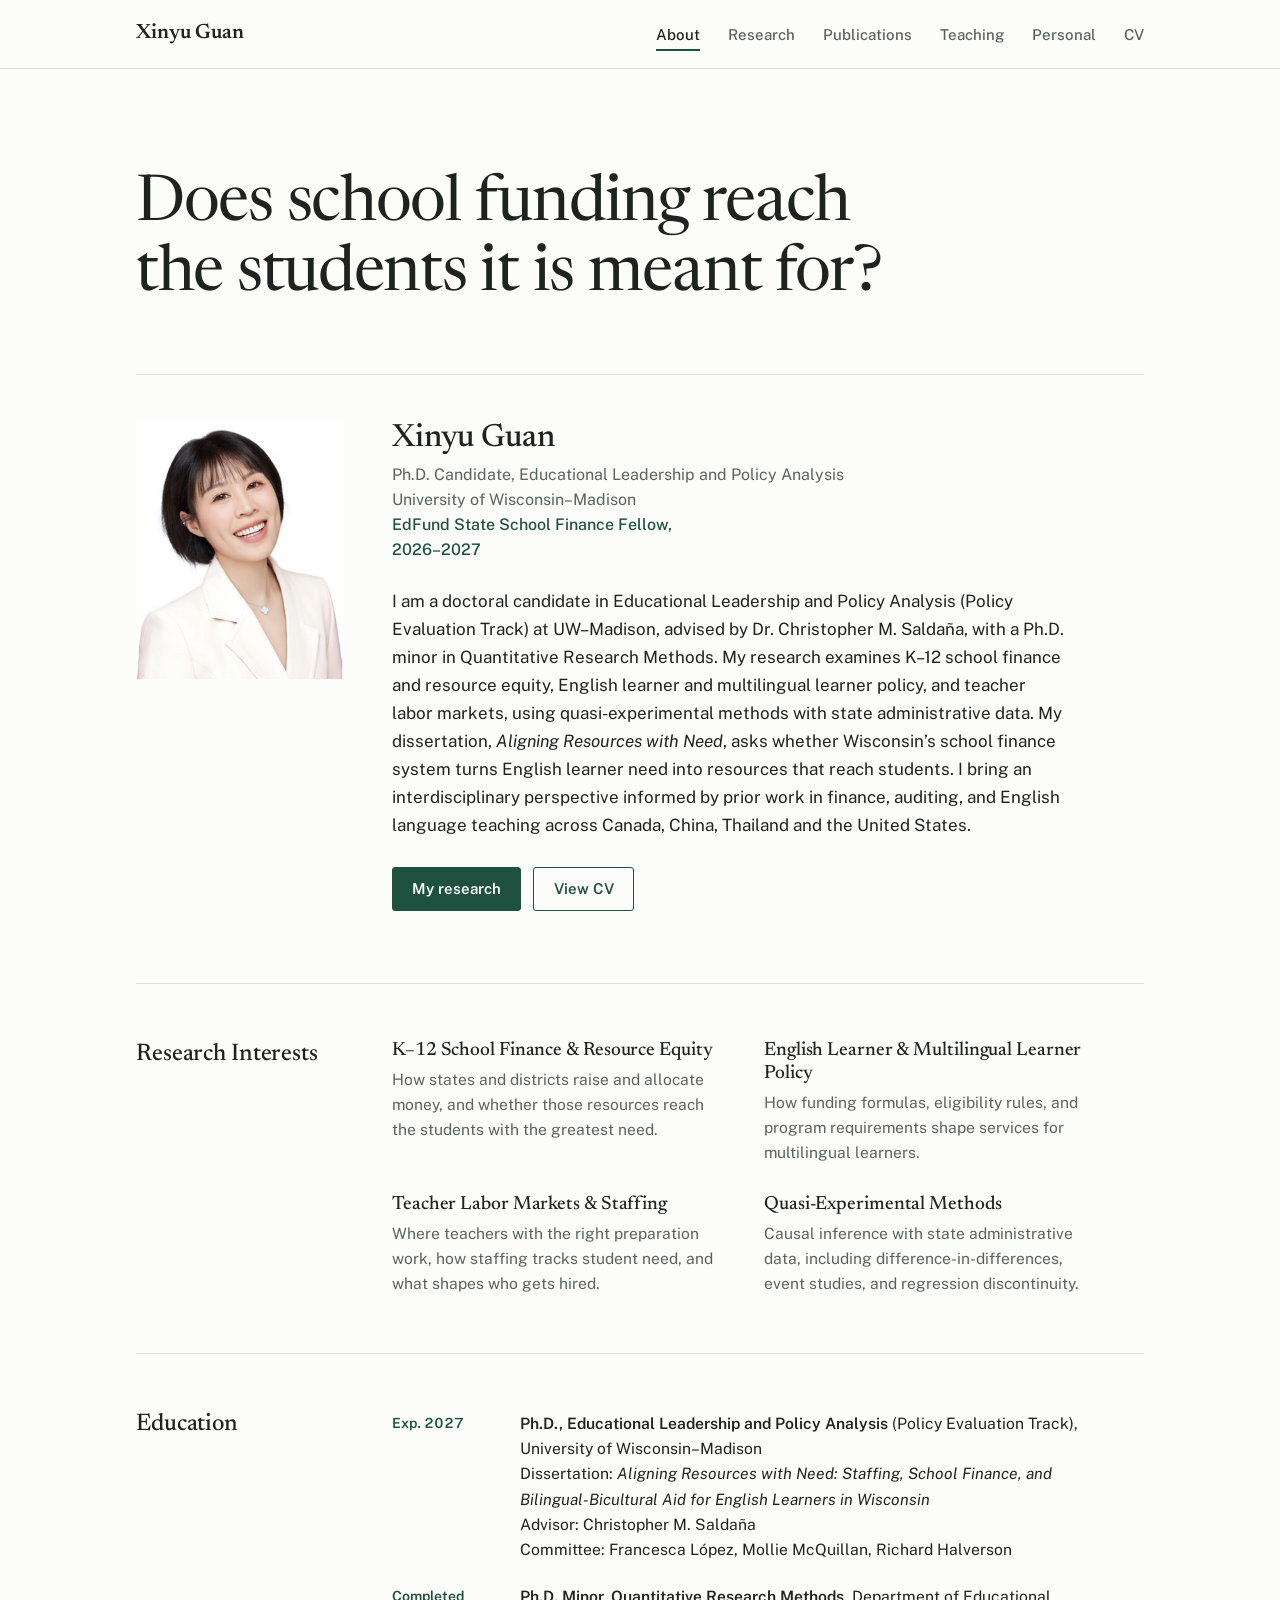
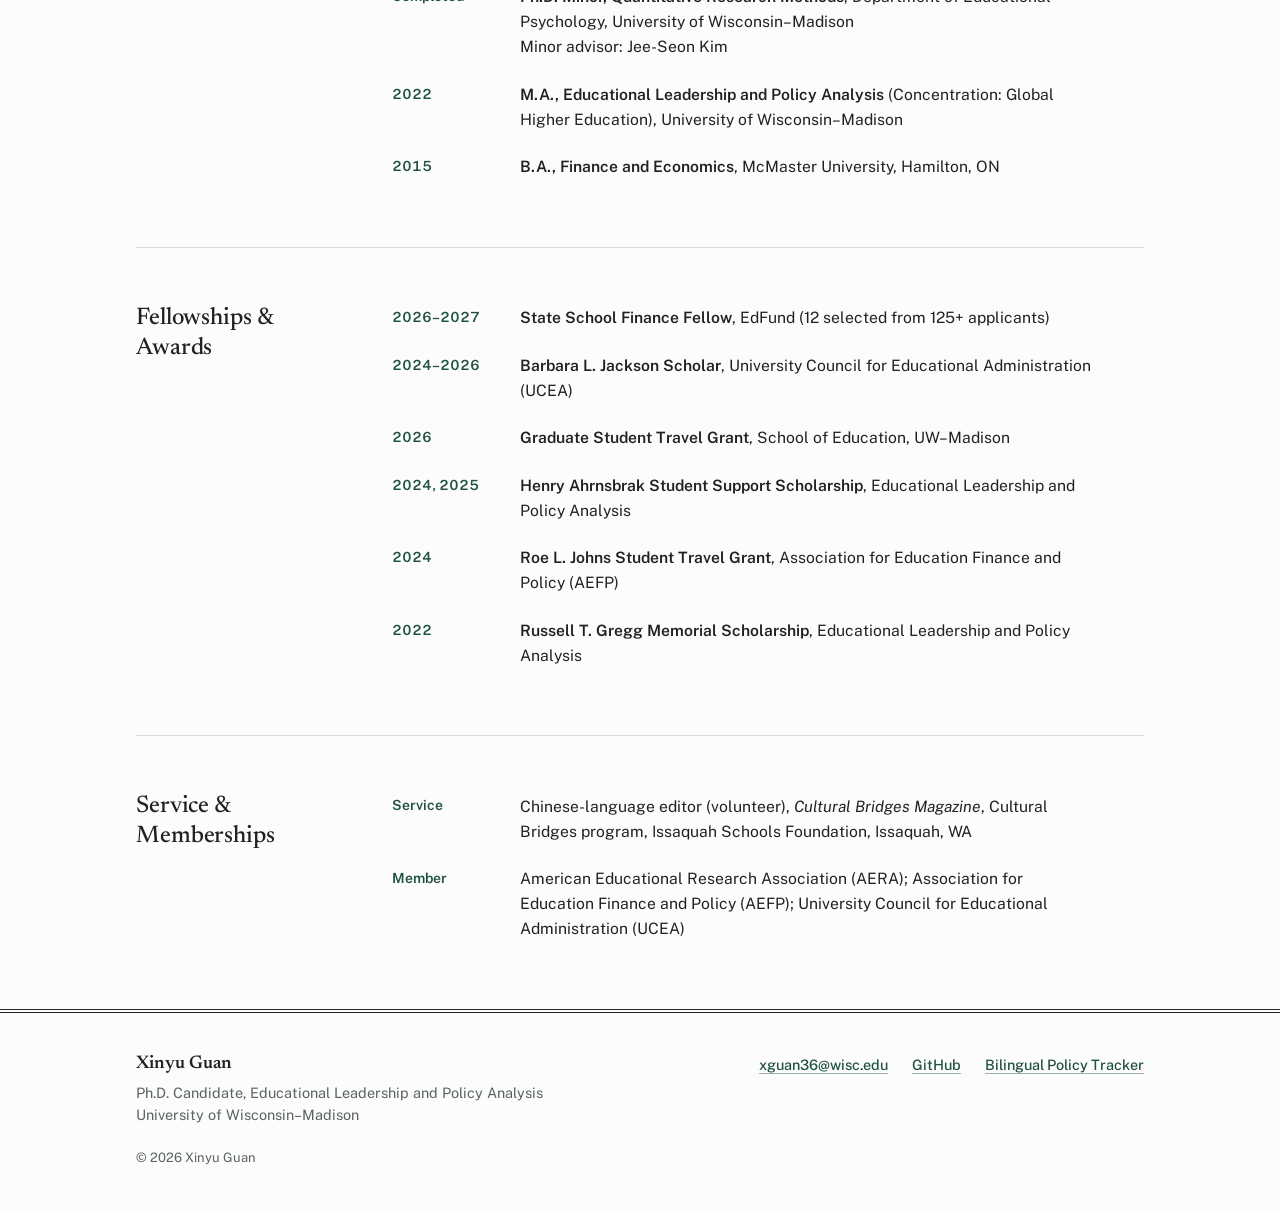
<file: index.html>
<!DOCTYPE html>
<html lang="en">
<head>
  <meta charset="UTF-8">
  <meta name="viewport" content="width=device-width, initial-scale=1.0">
  <meta name="description" content="Xinyu Guan — Ph.D. Candidate in Educational Leadership and Policy Analysis at UW–Madison. Research on K–12 school finance, English learner and multilingual learner policy, teacher labor markets, and quasi-experimental methods.">
  <title>Xinyu Guan | About</title>
  <link rel="preconnect" href="https://fonts.googleapis.com">
  <link rel="preconnect" href="https://fonts.gstatic.com" crossorigin>
  <link href="https://fonts.googleapis.com/css2?family=Newsreader:ital,opsz,wght@0,6..72,400..600;1,6..72,400..600&family=Public+Sans:ital,wght@0,400..700;1,400..700&display=swap" rel="stylesheet">
  <link rel="stylesheet" href="css/style.css">
</head>
<body>

  <nav class="navbar" aria-label="Main">
    <div class="container">
      <a href="index.html" class="navbar__brand">Xinyu Guan</a>
      <button class="navbar__toggle" aria-label="Toggle navigation" aria-expanded="false" aria-controls="nav-links">
        <span class="navbar__toggle-bar"></span>
        <span class="navbar__toggle-bar"></span>
        <span class="navbar__toggle-bar"></span>
      </button>
      <ul class="navbar__links" id="nav-links">
        <li><a href="index.html" class="active" aria-current="page">About</a></li>
        <li><a href="research.html">Research</a></li>
        <li><a href="publications.html">Publications</a></li>
        <li><a href="teaching.html">Teaching</a></li>
        <li><a href="personal.html">Personal</a></li>
        <li><a href="cv.html">CV</a></li>
      </ul>
    </div>
  </nav>

  <main>
    <section class="hero">
      <div class="container">
        <p class="hero__question">Does school funding reach the students it is meant for?</p>
        <div class="hero__intro">
          <img src="assets/images/selfie.jpg"
               alt="Portrait of Xinyu Guan"
               class="hero__photo" width="400" height="500">
          <div class="hero__text">
            <h1>Xinyu Guan</h1>
            <p class="hero__role">
              <span>Ph.D. Candidate, Educational Leadership and Policy Analysis</span>
              <span>University of Wisconsin&ndash;Madison</span>
              <span class="hero__fellow">EdFund State School Finance Fellow, <span class="nowrap">2026&ndash;2027</span></span>
            </p>
            <p class="hero__bio">
              I am a doctoral candidate in Educational Leadership and Policy Analysis (Policy Evaluation Track) at UW&ndash;Madison, advised by Dr. Christopher M. Salda&ntilde;a, with a Ph.D. minor in Quantitative Research Methods. My research examines K&ndash;12 school finance and resource equity, English learner and multilingual learner policy, and teacher labor markets, using quasi-experimental methods with state administrative data. My dissertation, <em>Aligning Resources with Need</em>, asks whether Wisconsin&rsquo;s school finance system turns English learner need into resources that reach students. I bring an interdisciplinary perspective informed by prior work in finance, auditing, and English language teaching across Canada, China, Thailand and the United States.
            </p>
            <div class="hero__cta">
              <a href="research.html" class="btn btn--primary">My research</a>
              <a href="cv.html" class="btn btn--outline">View CV</a>
            </div>
          </div>
        </div>
      </div>
    </section>

    <section class="block">
      <div class="container block__grid">
        <h2 class="block__title">Research Interests</h2>
        <div class="block__body">
          <div class="interests__grid interests__grid--four">
            <div class="interest-card">
              <h3>K&ndash;12 School Finance &amp; Resource Equity</h3>
              <p>How states and districts raise and allocate money, and whether those resources reach the students with the greatest need.</p>
            </div>
            <div class="interest-card">
              <h3>English Learner &amp; Multilingual Learner Policy</h3>
              <p>How funding formulas, eligibility rules, and program requirements shape services for multilingual learners.</p>
            </div>
            <div class="interest-card">
              <h3>Teacher Labor Markets &amp; Staffing</h3>
              <p>Where teachers with the right preparation work, how staffing tracks student need, and what shapes who gets hired.</p>
            </div>
            <div class="interest-card">
              <h3>Quasi-Experimental Methods</h3>
              <p>Causal inference with state administrative data, including difference-in-differences, event studies, and regression discontinuity.</p>
            </div>
          </div>
        </div>
      </div>
    </section>

    <section class="block">
      <div class="container block__grid">
        <h2 class="block__title">Education</h2>
        <div class="block__body">
          <div class="pub-entry">
            <span class="pub-entry__year">Exp. 2027</span>
            <p class="pub-entry__citation">
              <strong>Ph.D., Educational Leadership and Policy Analysis</strong> (Policy Evaluation Track), University of Wisconsin&ndash;Madison<br>
              Dissertation: <em>Aligning Resources with Need: Staffing, School Finance, and Bilingual-Bicultural Aid for English Learners in Wisconsin</em><br>
              Advisor: Christopher M. Salda&ntilde;a<br>Committee: Francesca L&oacute;pez, Mollie McQuillan, Richard Halverson
            </p>
          </div>

          <div class="pub-entry">
            <span class="pub-entry__year">Completed</span>
            <p class="pub-entry__citation">
              <strong>Ph.D. Minor, Quantitative Research Methods</strong>, Department of Educational Psychology, University of Wisconsin&ndash;Madison<br>Minor advisor: Jee-Seon Kim
            </p>
          </div>

          <div class="pub-entry">
            <span class="pub-entry__year">2022</span>
            <p class="pub-entry__citation">
              <strong>M.A., Educational Leadership and Policy Analysis</strong> (Concentration: Global Higher Education), University of Wisconsin&ndash;Madison
            </p>
          </div>

          <div class="pub-entry">
            <span class="pub-entry__year">2015</span>
            <p class="pub-entry__citation">
              <strong>B.A., Finance and Economics</strong>, McMaster University, Hamilton, ON
            </p>
          </div>
        </div>
      </div>
    </section>

    <section class="block">
      <div class="container block__grid">
        <h2 class="block__title">Fellowships &amp; Awards</h2>
        <div class="block__body">
          <div class="pub-entry">
            <span class="pub-entry__year">2026&ndash;2027</span>
            <p class="pub-entry__citation"><strong>State School Finance Fellow</strong>, EdFund (12 selected from 125+ applicants)</p>
          </div>

          <div class="pub-entry">
            <span class="pub-entry__year">2024&ndash;2026</span>
            <p class="pub-entry__citation"><strong>Barbara L. Jackson Scholar</strong>, University Council for Educational Administration (UCEA)</p>
          </div>

          <div class="pub-entry">
            <span class="pub-entry__year">2026</span>
            <p class="pub-entry__citation"><strong>Graduate Student Travel Grant</strong>, School of Education, UW&ndash;Madison</p>
          </div>

          <div class="pub-entry">
            <span class="pub-entry__year">2024, 2025</span>
            <p class="pub-entry__citation"><strong>Henry Ahrnsbrak Student Support Scholarship</strong>, Educational Leadership and Policy Analysis</p>
          </div>

          <div class="pub-entry">
            <span class="pub-entry__year">2024</span>
            <p class="pub-entry__citation"><strong>Roe L. Johns Student Travel Grant</strong>, Association for Education Finance and Policy (AEFP)</p>
          </div>

          <div class="pub-entry">
            <span class="pub-entry__year">2022</span>
            <p class="pub-entry__citation"><strong>Russell T. Gregg Memorial Scholarship</strong>, Educational Leadership and Policy Analysis</p>
          </div>
        </div>
      </div>
    </section>

    <section class="block">
      <div class="container block__grid">
        <h2 class="block__title">Service &amp; Memberships</h2>
        <div class="block__body">
          <div class="pub-entry">
            <span class="pub-entry__year">Service</span>
            <p class="pub-entry__citation">Chinese-language editor (volunteer), <em>Cultural Bridges Magazine</em>, Cultural Bridges program, Issaquah Schools Foundation, Issaquah, WA</p>
          </div>
          <div class="pub-entry">
            <span class="pub-entry__year">Member</span>
            <p class="pub-entry__citation">American Educational Research Association (AERA); Association for Education Finance and Policy (AEFP); University Council for Educational Administration (UCEA)</p>
          </div>
        </div>
      </div>
    </section>
  </main>

  <footer class="footer">
    <div class="container">
      <div>
        <p class="footer__name">Xinyu Guan</p>
        <p class="footer__affiliation">
          Ph.D. Candidate, Educational Leadership and Policy Analysis<br>
          University of Wisconsin&ndash;Madison
        </p>
      </div>
      <div class="footer__links">
        <a href="mailto:xguan36@wisc.edu">xguan36@wisc.edu</a>
        <a href="https://github.com/LeonaGuan" target="_blank" rel="noopener">GitHub</a>
        <a href="https://leonaguan.github.io/bilingual-policy-tracker/" target="_blank" rel="noopener">Bilingual Policy Tracker</a>
      </div>
      <p class="footer__copy">&copy; 2026 Xinyu Guan</p>
    </div>
  </footer>

  <script>
    document.querySelector('.navbar__toggle').addEventListener('click', function() {
      var links = document.getElementById('nav-links');
      var expanded = this.getAttribute('aria-expanded') === 'true';
      this.setAttribute('aria-expanded', String(!expanded));
      links.classList.toggle('navbar__links--open');
    });
  </script>

</body>
</html>
</file>
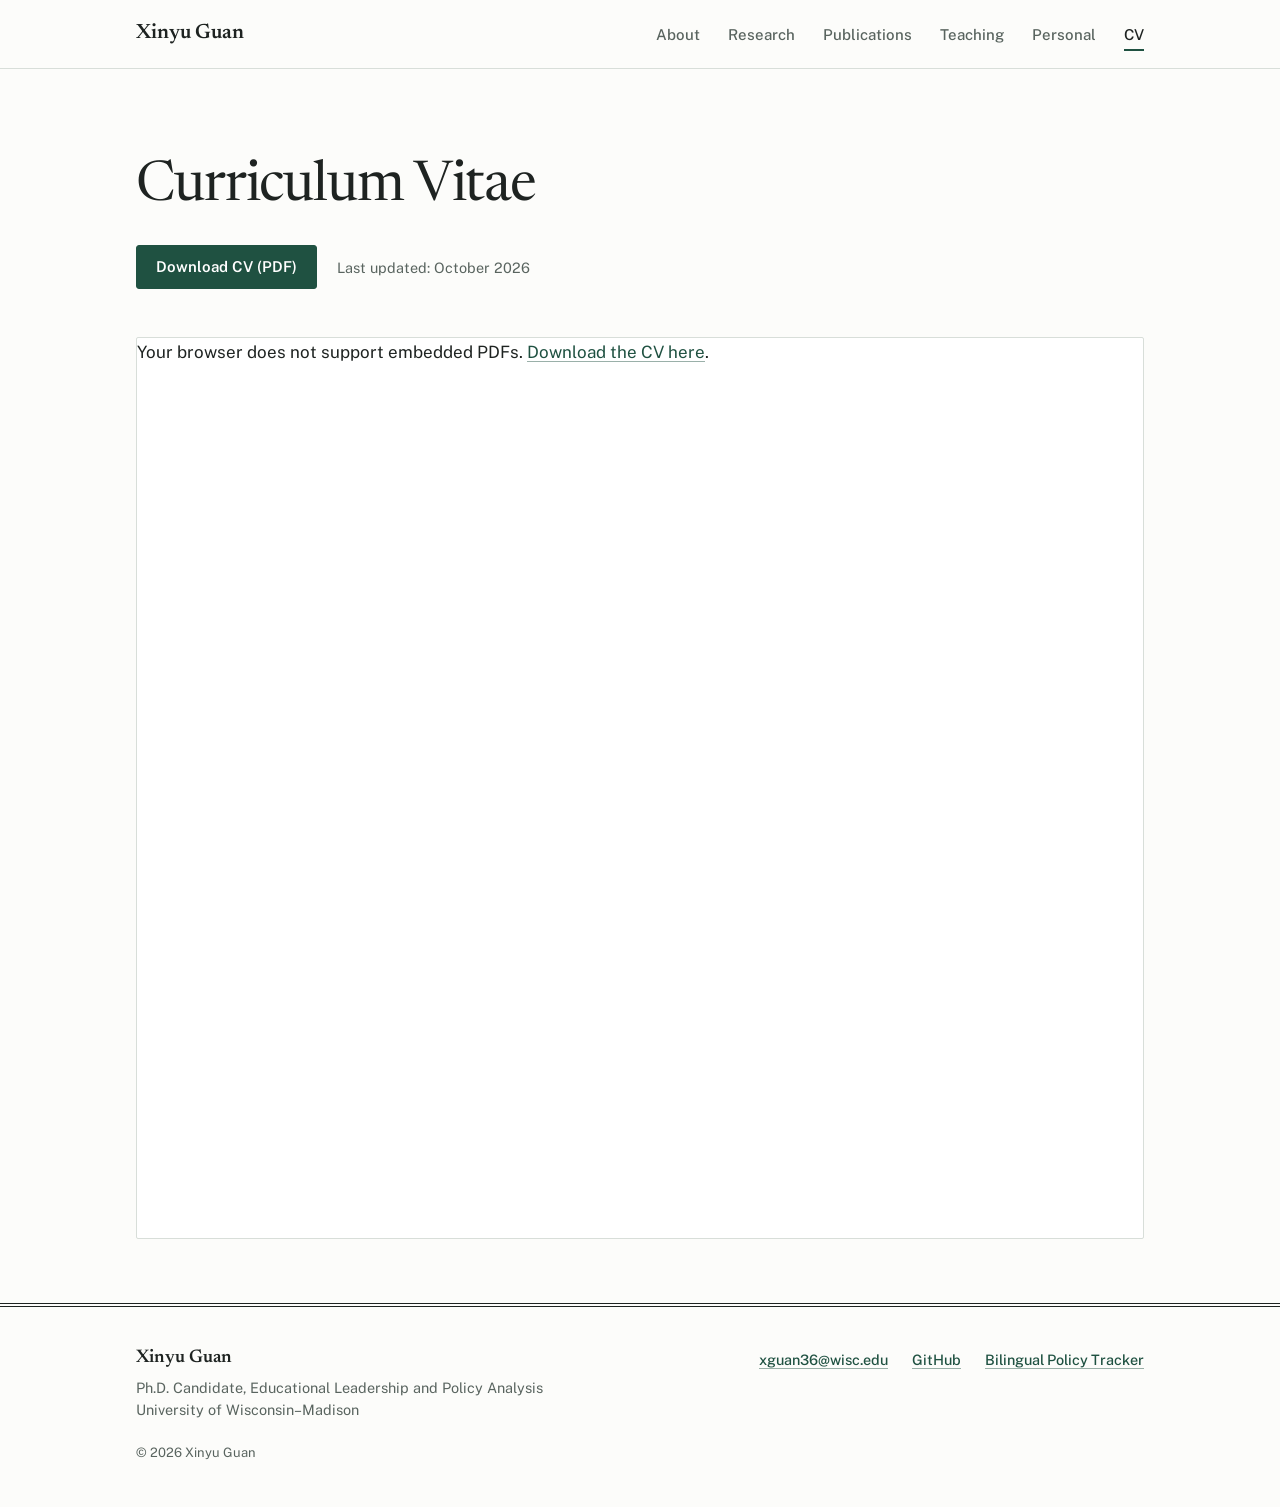
<file: cv.html>
<!DOCTYPE html>
<html lang="en">
<head>
  <meta charset="UTF-8">
  <meta name="viewport" content="width=device-width, initial-scale=1.0">
  <meta name="description" content="Curriculum Vitae of Xinyu Guan — Ph.D. Candidate in Educational Leadership and Policy Analysis at UW–Madison.">
  <title>Xinyu Guan | CV</title>
  <link rel="preconnect" href="https://fonts.googleapis.com">
  <link rel="preconnect" href="https://fonts.gstatic.com" crossorigin>
  <link href="https://fonts.googleapis.com/css2?family=Newsreader:ital,opsz,wght@0,6..72,400..600;1,6..72,400..600&family=Public+Sans:ital,wght@0,400..700;1,400..700&display=swap" rel="stylesheet">
  <link rel="stylesheet" href="css/style.css">
</head>
<body>

  <nav class="navbar" aria-label="Main">
    <div class="container">
      <a href="index.html" class="navbar__brand">Xinyu Guan</a>
      <button class="navbar__toggle" aria-label="Toggle navigation" aria-expanded="false" aria-controls="nav-links">
        <span class="navbar__toggle-bar"></span>
        <span class="navbar__toggle-bar"></span>
        <span class="navbar__toggle-bar"></span>
      </button>
      <ul class="navbar__links" id="nav-links">
        <li><a href="index.html">About</a></li>
        <li><a href="research.html">Research</a></li>
        <li><a href="publications.html">Publications</a></li>
        <li><a href="teaching.html">Teaching</a></li>
        <li><a href="personal.html">Personal</a></li>
        <li><a href="cv.html" class="active" aria-current="page">CV</a></li>
      </ul>
    </div>
  </nav>

  <main>
    <section class="page-header">
      <div class="container">
        <h1>Curriculum Vitae</h1>
        <div class="cv-actions">
          <a href="docs/CVXinyuGuan.pdf" download class="btn btn--primary">Download CV (PDF)</a>
          <span class="cv-actions__note">Last updated: October 2026</span>
        </div>
      </div>
    </section>

    <section class="cv-section">
      <div class="container">
        <div class="cv-embed">
          <object data="docs/CVXinyuGuan.pdf"
                  type="application/pdf"
                  width="100%"
                  height="900px">
            <p>
              Your browser does not support embedded PDFs.
              <a href="docs/CVXinyuGuan.pdf">Download the CV here</a>.
            </p>
          </object>
        </div>
      </div>
    </section>
  </main>

  <footer class="footer">
    <div class="container">
      <div>
        <p class="footer__name">Xinyu Guan</p>
        <p class="footer__affiliation">
          Ph.D. Candidate, Educational Leadership and Policy Analysis<br>
          University of Wisconsin&ndash;Madison
        </p>
      </div>
      <div class="footer__links">
        <a href="mailto:xguan36@wisc.edu">xguan36@wisc.edu</a>
        <a href="https://github.com/LeonaGuan" target="_blank" rel="noopener">GitHub</a>
        <a href="https://leonaguan.github.io/bilingual-policy-tracker/" target="_blank" rel="noopener">Bilingual Policy Tracker</a>
      </div>
      <p class="footer__copy">&copy; 2026 Xinyu Guan</p>
    </div>
  </footer>

  <script>
    document.querySelector('.navbar__toggle').addEventListener('click', function() {
      var links = document.getElementById('nav-links');
      var expanded = this.getAttribute('aria-expanded') === 'true';
      this.setAttribute('aria-expanded', String(!expanded));
      links.classList.toggle('navbar__links--open');
    });
  </script>

</body>
</html>
</file>
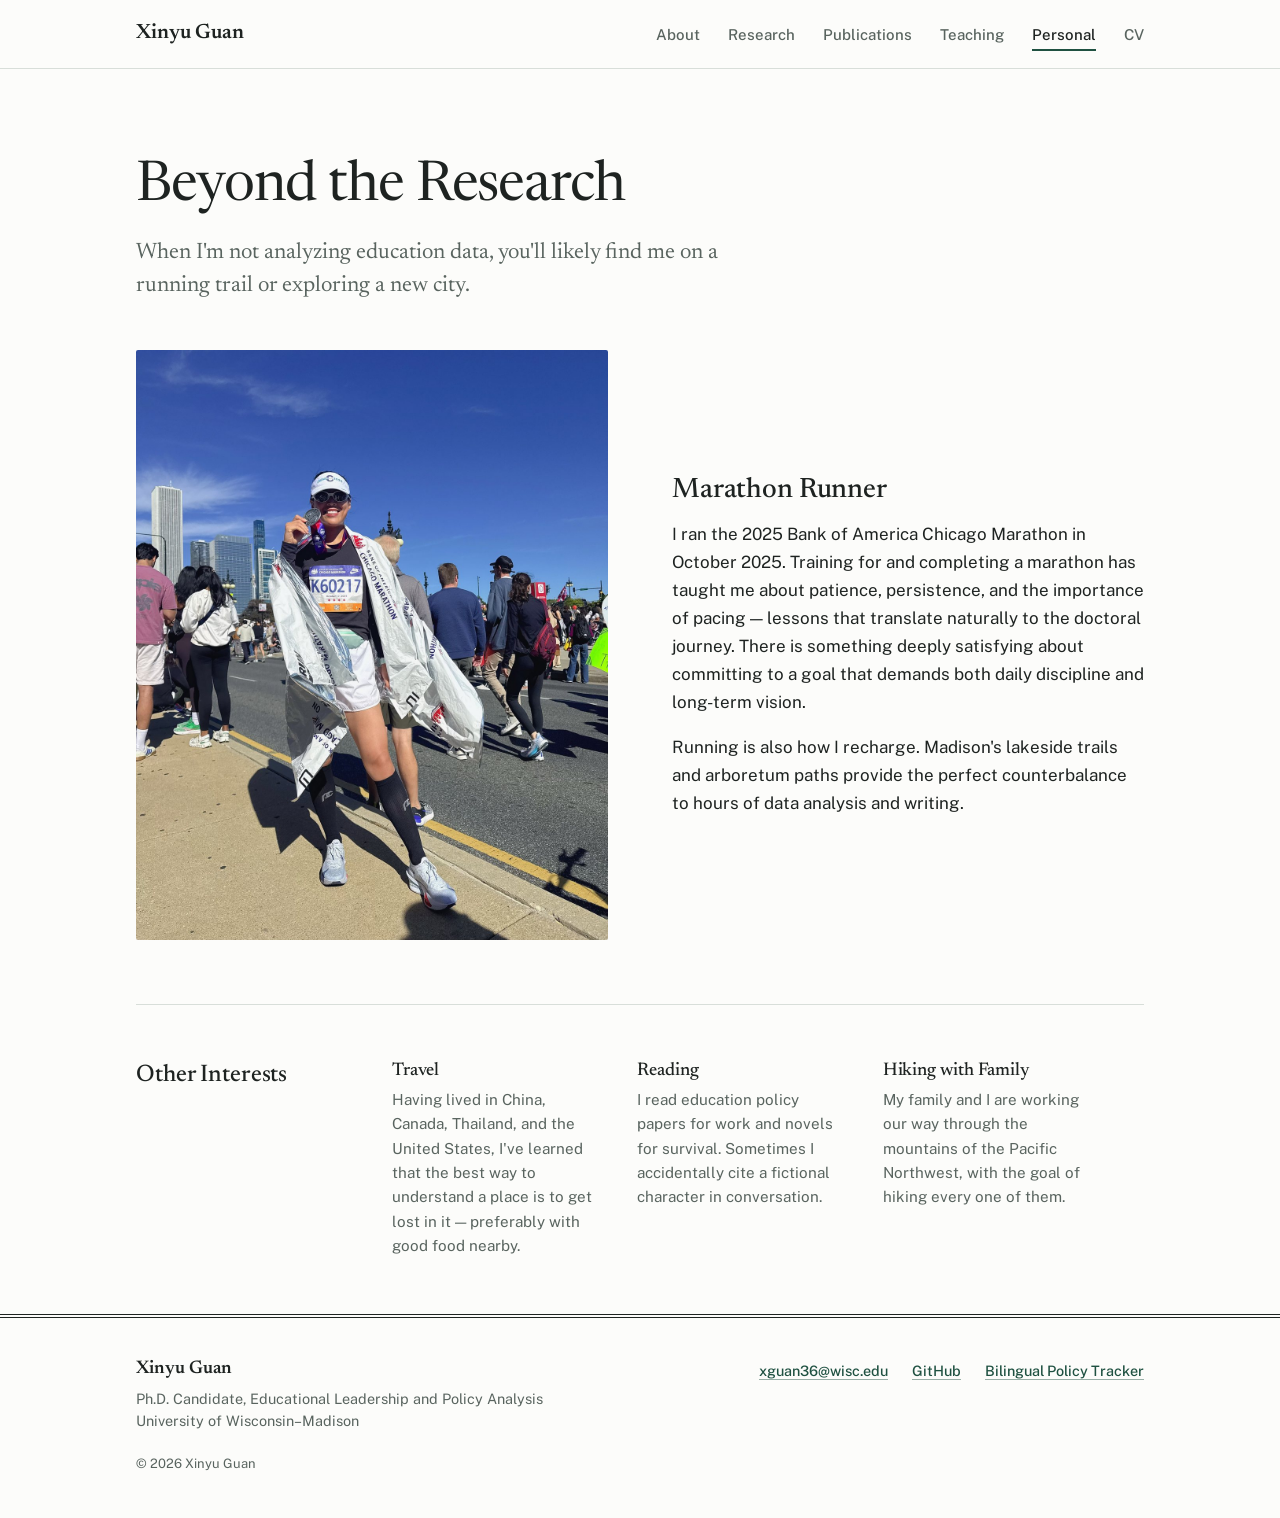
<file: personal.html>
<!DOCTYPE html>
<html lang="en">
<head>
  <meta charset="UTF-8">
  <meta name="viewport" content="width=device-width, initial-scale=1.0">
  <meta name="description" content="Beyond the research — Xinyu Guan's personal interests, including marathon running.">
  <title>Xinyu Guan | Personal</title>
  <link rel="preconnect" href="https://fonts.googleapis.com">
  <link rel="preconnect" href="https://fonts.gstatic.com" crossorigin>
  <link href="https://fonts.googleapis.com/css2?family=Newsreader:ital,opsz,wght@0,6..72,400..600;1,6..72,400..600&family=Public+Sans:ital,wght@0,400..700;1,400..700&display=swap" rel="stylesheet">
  <link rel="stylesheet" href="css/style.css">
</head>
<body>

  <nav class="navbar" aria-label="Main">
    <div class="container">
      <a href="index.html" class="navbar__brand">Xinyu Guan</a>
      <button class="navbar__toggle" aria-label="Toggle navigation" aria-expanded="false" aria-controls="nav-links">
        <span class="navbar__toggle-bar"></span>
        <span class="navbar__toggle-bar"></span>
        <span class="navbar__toggle-bar"></span>
      </button>
      <ul class="navbar__links" id="nav-links">
        <li><a href="index.html">About</a></li>
        <li><a href="research.html">Research</a></li>
        <li><a href="publications.html">Publications</a></li>
        <li><a href="teaching.html">Teaching</a></li>
        <li><a href="personal.html" class="active" aria-current="page">Personal</a></li>
        <li><a href="cv.html">CV</a></li>
      </ul>
    </div>
  </nav>

  <main>
    <section class="page-header">
      <div class="container">
        <h1>Beyond the Research</h1>
        <p class="page-header__lead">
          When I'm not analyzing education data, you'll likely find me on a running trail or exploring a new city.
        </p>
      </div>
    </section>

    <section class="feature-section">
      <div class="container">
        <div class="personal-feature">
          <div class="personal-feature__image-wrapper">
            <img src="assets/images/marathon-finish.jpg"
                 alt="Xinyu Guan after finishing the 2025 Chicago Marathon, holding up her finisher's medal"
                 width="1200" height="1500"
                 class="personal-feature__image"
                 loading="lazy">
          </div>
          <div class="personal-feature__text">
            <h2>Marathon Runner</h2>
            <p>
              I ran the 2025 Bank of America Chicago Marathon in October 2025. Training for and completing a marathon has taught me about patience, persistence, and the importance of pacing &mdash; lessons that translate naturally to the doctoral journey. There is something deeply satisfying about committing to a goal that demands both daily discipline and long-term vision.
            </p>
            <p>
              Running is also how I recharge. Madison's lakeside trails and arboretum paths provide the perfect counterbalance to hours of data analysis and writing.
            </p>
          </div>
        </div>
      </div>
    </section>

    <section class="block">
      <div class="container block__grid">
        <h2 class="block__title">Other Interests</h2>
        <div class="block__body">
          <div class="hobbies-grid">
            <div class="hobby-card">
              <h3>Travel</h3>
              <p>Having lived in China, Canada, Thailand, and the United States, I've learned that the best way to understand a place is to get lost in it &mdash; preferably with good food nearby.</p>
            </div>
            <div class="hobby-card">
              <h3>Reading</h3>
              <p>I read education policy papers for work and novels for survival. Sometimes I accidentally cite a fictional character in conversation.</p>
            </div>
            <div class="hobby-card">
              <h3>Hiking with Family</h3>
              <p>My family and I are working our way through the mountains of the Pacific Northwest, with the goal of hiking every one of them.</p>
            </div>
          </div>
        </div>
      </div>
    </section>
  </main>

  <footer class="footer">
    <div class="container">
      <div>
        <p class="footer__name">Xinyu Guan</p>
        <p class="footer__affiliation">
          Ph.D. Candidate, Educational Leadership and Policy Analysis<br>
          University of Wisconsin&ndash;Madison
        </p>
      </div>
      <div class="footer__links">
        <a href="mailto:xguan36@wisc.edu">xguan36@wisc.edu</a>
        <a href="https://github.com/LeonaGuan" target="_blank" rel="noopener">GitHub</a>
        <a href="https://leonaguan.github.io/bilingual-policy-tracker/" target="_blank" rel="noopener">Bilingual Policy Tracker</a>
      </div>
      <p class="footer__copy">&copy; 2026 Xinyu Guan</p>
    </div>
  </footer>

  <script>
    document.querySelector('.navbar__toggle').addEventListener('click', function() {
      var links = document.getElementById('nav-links');
      var expanded = this.getAttribute('aria-expanded') === 'true';
      this.setAttribute('aria-expanded', String(!expanded));
      links.classList.toggle('navbar__links--open');
    });
  </script>

</body>
</html>
</file>
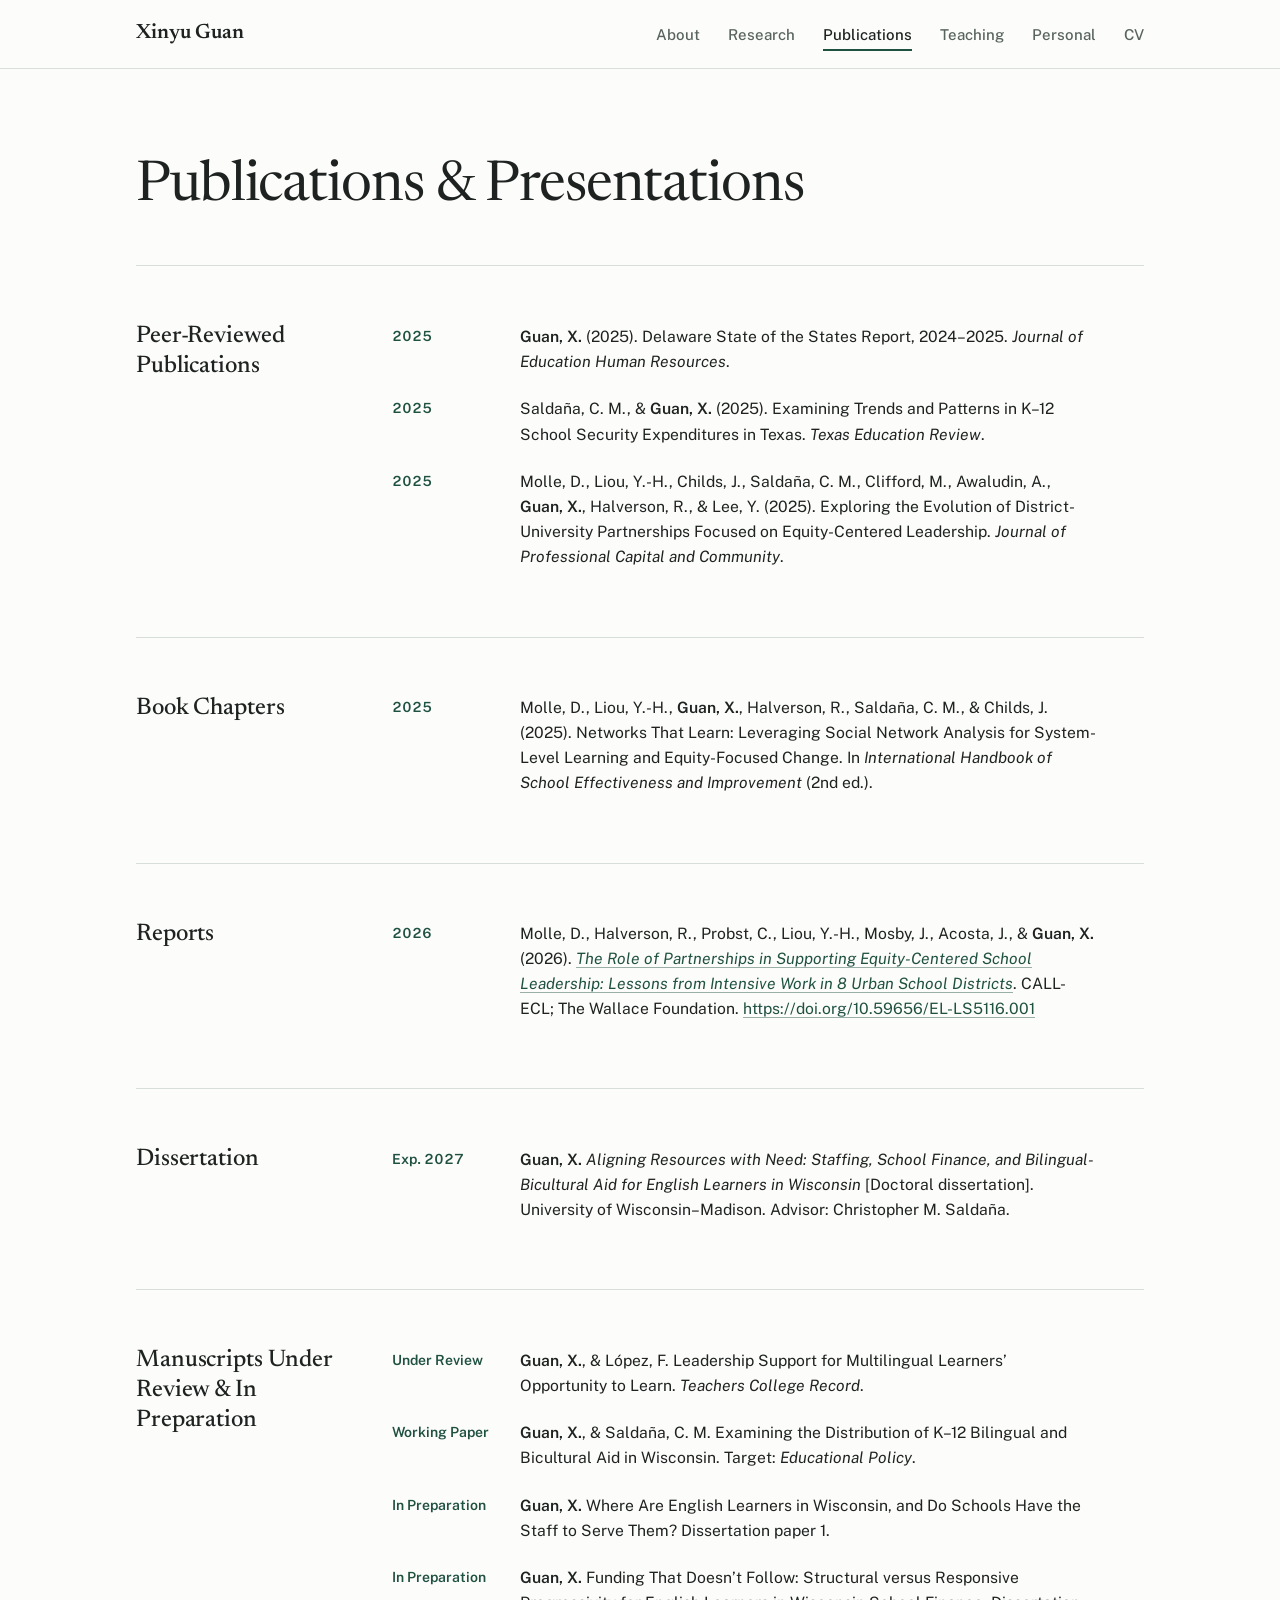
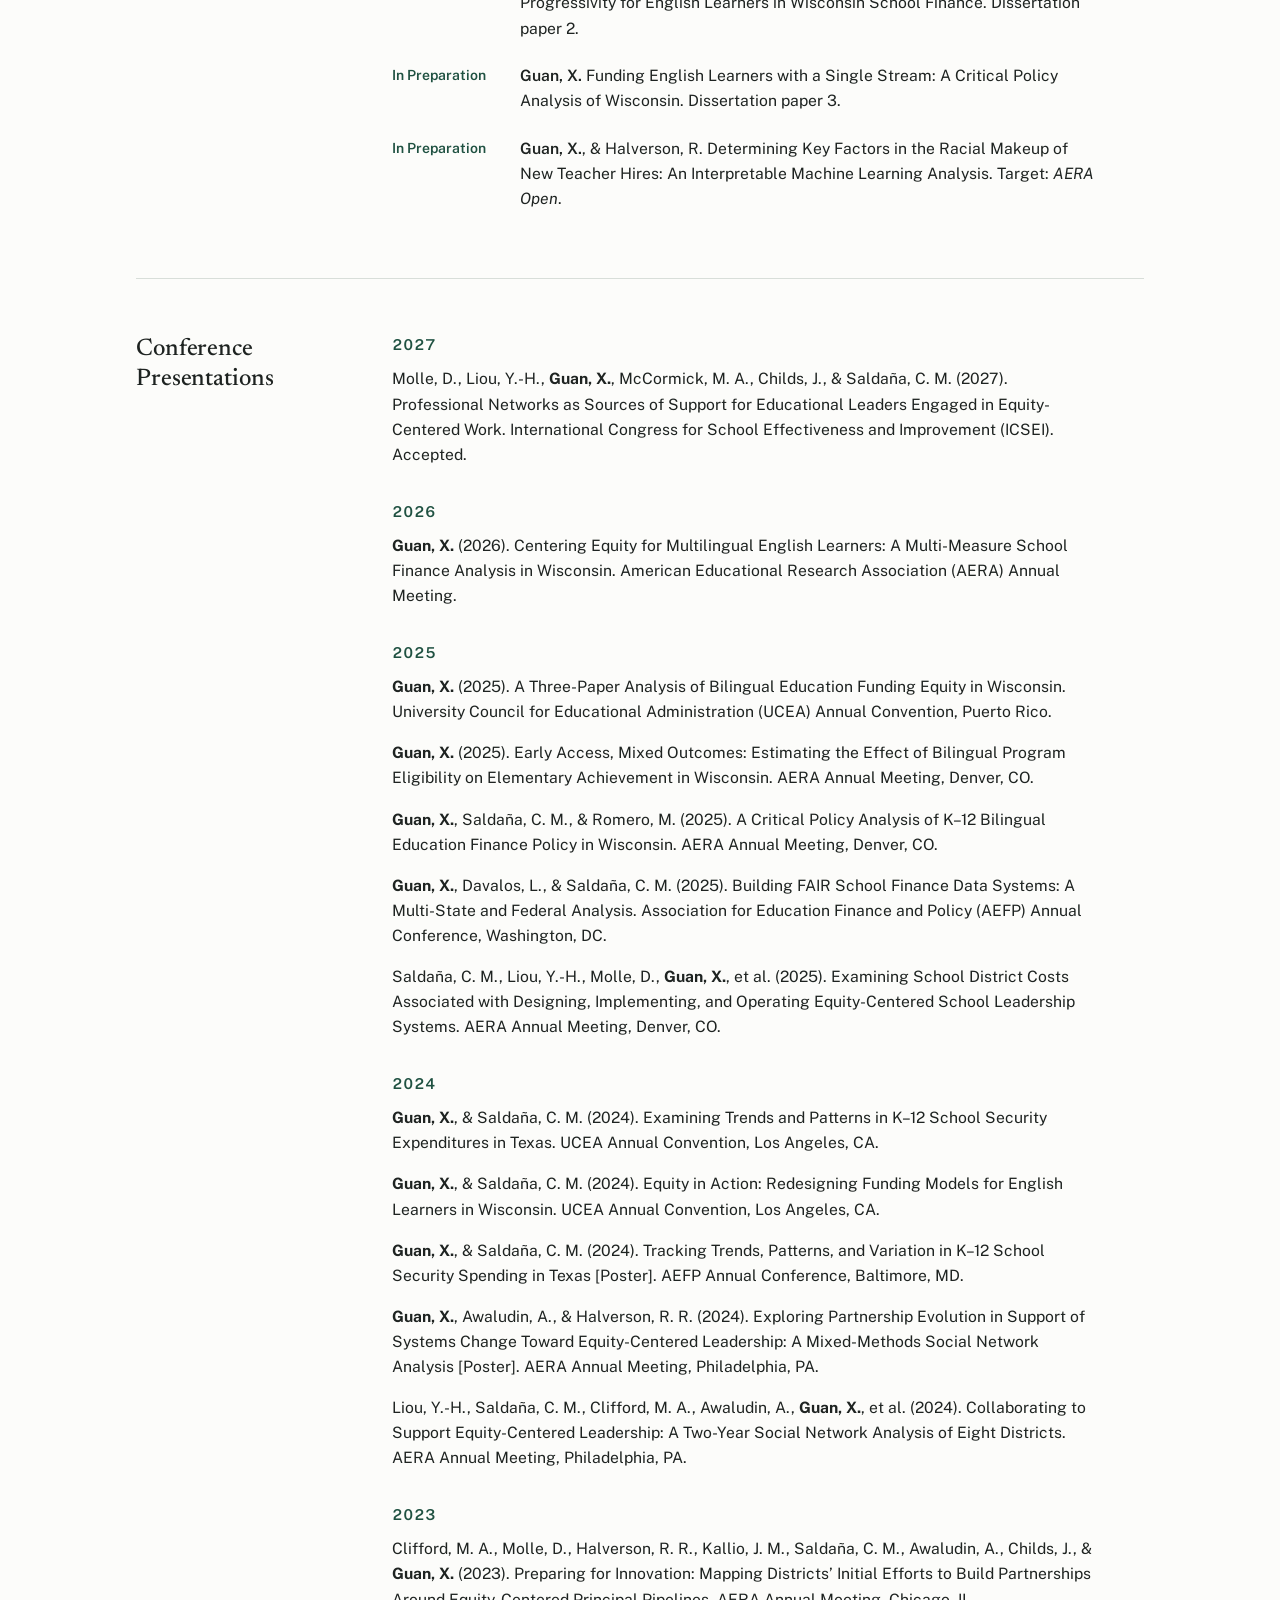
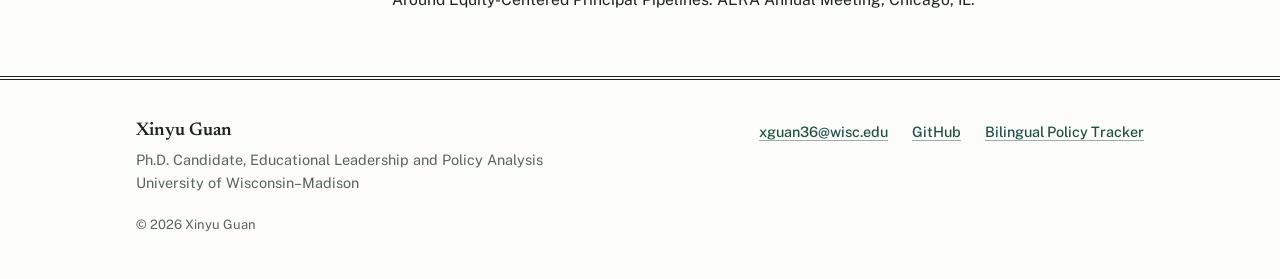
<file: publications.html>
<!DOCTYPE html>
<html lang="en">
<head>
  <meta charset="UTF-8">
  <meta name="viewport" content="width=device-width, initial-scale=1.0">
  <meta name="description" content="Publications and conference presentations by Xinyu Guan on K–12 school finance, English learner policy, and educational leadership.">
  <title>Xinyu Guan | Publications</title>
  <link rel="preconnect" href="https://fonts.googleapis.com">
  <link rel="preconnect" href="https://fonts.gstatic.com" crossorigin>
  <link href="https://fonts.googleapis.com/css2?family=Newsreader:ital,opsz,wght@0,6..72,400..600;1,6..72,400..600&family=Public+Sans:ital,wght@0,400..700;1,400..700&display=swap" rel="stylesheet">
  <link rel="stylesheet" href="css/style.css">
</head>
<body>

  <nav class="navbar" aria-label="Main">
    <div class="container">
      <a href="index.html" class="navbar__brand">Xinyu Guan</a>
      <button class="navbar__toggle" aria-label="Toggle navigation" aria-expanded="false" aria-controls="nav-links">
        <span class="navbar__toggle-bar"></span>
        <span class="navbar__toggle-bar"></span>
        <span class="navbar__toggle-bar"></span>
      </button>
      <ul class="navbar__links" id="nav-links">
        <li><a href="index.html">About</a></li>
        <li><a href="research.html">Research</a></li>
        <li><a href="publications.html" class="active" aria-current="page">Publications</a></li>
        <li><a href="teaching.html">Teaching</a></li>
        <li><a href="personal.html">Personal</a></li>
        <li><a href="cv.html">CV</a></li>
      </ul>
    </div>
  </nav>

  <main>
    <section class="page-header">
      <div class="container">
        <h1>Publications &amp; Presentations</h1>
      </div>
    </section>

    <section class="block">
      <div class="container block__grid">
        <h2 class="block__title">Peer-Reviewed Publications</h2>
        <div class="block__body">
          <div class="pub-entry">
            <span class="pub-entry__year">2025</span>
            <p class="pub-entry__citation">
              <strong>Guan, X.</strong> (2025). Delaware State of the States Report, 2024&ndash;2025. <em>Journal of Education Human Resources</em>.
            </p>
          </div>

          <div class="pub-entry">
            <span class="pub-entry__year">2025</span>
            <p class="pub-entry__citation">
              Salda&ntilde;a, C. M., &amp; <strong>Guan, X.</strong> (2025). Examining Trends and Patterns in K&ndash;12 School Security Expenditures in Texas. <em>Texas Education Review</em>.
            </p>
          </div>

          <div class="pub-entry">
            <span class="pub-entry__year">2025</span>
            <p class="pub-entry__citation">
              Molle, D., Liou, Y.-H., Childs, J., Salda&ntilde;a, C. M., Clifford, M., Awaludin, A., <strong>Guan, X.</strong>, Halverson, R., &amp; Lee, Y. (2025). Exploring the Evolution of District-University Partnerships Focused on Equity-Centered Leadership. <em>Journal of Professional Capital and Community</em>.
            </p>
          </div>
        </div>
      </div>
    </section>

    <section class="block">
      <div class="container block__grid">
        <h2 class="block__title">Book Chapters</h2>
        <div class="block__body">
          <div class="pub-entry">
            <span class="pub-entry__year">2025</span>
            <p class="pub-entry__citation">
              Molle, D., Liou, Y.-H., <strong>Guan, X.</strong>, Halverson, R., Salda&ntilde;a, C. M., &amp; Childs, J. (2025). Networks That Learn: Leveraging Social Network Analysis for System-Level Learning and Equity-Focused Change. In <em>International Handbook of School Effectiveness and Improvement</em> (2nd ed.).
            </p>
          </div>
        </div>
      </div>
    </section>

    <section class="block">
      <div class="container block__grid">
        <h2 class="block__title">Reports</h2>
        <div class="block__body">
          <div class="pub-entry">
            <span class="pub-entry__year">2026</span>
            <p class="pub-entry__citation">
              Molle, D., Halverson, R., Probst, C., Liou, Y.-H., Mosby, J., Acosta, J., &amp; <strong>Guan, X.</strong> (2026). <a href="https://wallacefoundation.org/report/role-partnerships-supporting-equity-centered-school-leadership-lessons-intensive-work-8" target="_blank" rel="noopener"><em>The Role of Partnerships in Supporting Equity-Centered School Leadership: Lessons from Intensive Work in 8 Urban School Districts</em></a>. CALL-ECL; The Wallace Foundation. <a href="https://doi.org/10.59656/EL-LS5116.001" target="_blank" rel="noopener">https://doi.org/10.59656/EL-LS5116.001</a>
            </p>
          </div>
        </div>
      </div>
    </section>

    <section class="block">
      <div class="container block__grid">
        <h2 class="block__title">Dissertation</h2>
        <div class="block__body">
          <div class="pub-entry">
            <span class="pub-entry__year">Exp. 2027</span>
            <p class="pub-entry__citation">
              <strong>Guan, X.</strong> <em>Aligning Resources with Need: Staffing, School Finance, and Bilingual-Bicultural Aid for English Learners in Wisconsin</em> [Doctoral dissertation]. University of Wisconsin&ndash;Madison. Advisor: Christopher M. Salda&ntilde;a.
            </p>
          </div>
        </div>
      </div>
    </section>

    <section class="block">
      <div class="container block__grid">
        <h2 class="block__title">Manuscripts Under Review &amp; In Preparation</h2>
        <div class="block__body">
          <div class="pub-entry">
            <span class="pub-entry__year">Under Review</span>
            <p class="pub-entry__citation">
              <strong>Guan, X.</strong>, &amp; L&oacute;pez, F. Leadership Support for Multilingual Learners&rsquo; Opportunity to Learn. <em>Teachers College Record</em>.
            </p>
          </div>

          <div class="pub-entry">
            <span class="pub-entry__year">Working Paper</span>
            <p class="pub-entry__citation">
              <strong>Guan, X.</strong>, &amp; Salda&ntilde;a, C. M. Examining the Distribution of K&ndash;12 Bilingual and Bicultural Aid in Wisconsin. Target: <em>Educational Policy</em>.
            </p>
          </div>

          <div class="pub-entry">
            <span class="pub-entry__year">In Preparation</span>
            <p class="pub-entry__citation">
              <strong>Guan, X.</strong> Where Are English Learners in Wisconsin, and Do Schools Have the Staff to Serve Them? Dissertation paper 1.
            </p>
          </div>

          <div class="pub-entry">
            <span class="pub-entry__year">In Preparation</span>
            <p class="pub-entry__citation">
              <strong>Guan, X.</strong> Funding That Doesn&rsquo;t Follow: Structural versus Responsive Progressivity for English Learners in Wisconsin School Finance. Dissertation paper 2.
            </p>
          </div>

          <div class="pub-entry">
            <span class="pub-entry__year">In Preparation</span>
            <p class="pub-entry__citation">
              <strong>Guan, X.</strong> Funding English Learners with a Single Stream: A Critical Policy Analysis of Wisconsin. Dissertation paper 3.
            </p>
          </div>

          <div class="pub-entry">
            <span class="pub-entry__year">In Preparation</span>
            <p class="pub-entry__citation">
              <strong>Guan, X.</strong>, &amp; Halverson, R. Determining Key Factors in the Racial Makeup of New Teacher Hires: An Interpretable Machine Learning Analysis. Target: <em>AERA Open</em>.
            </p>
          </div>
        </div>
      </div>
    </section>

    <section class="block">
      <div class="container block__grid">
        <h2 class="block__title">Conference Presentations</h2>
        <div class="block__body">
          <h3 class="pub-year-heading">2027</h3>

          <div class="conf-entry">
            <p>
              Molle, D., Liou, Y.-H., <strong>Guan, X.</strong>, McCormick, M. A., Childs, J., &amp; Salda&ntilde;a, C. M. (2027). Professional Networks as Sources of Support for Educational Leaders Engaged in Equity-Centered Work. International Congress for School Effectiveness and Improvement (ICSEI). Accepted.
            </p>
          </div>

          <h3 class="pub-year-heading">2026</h3>

          <div class="conf-entry">
            <p>
              <strong>Guan, X.</strong> (2026). Centering Equity for Multilingual English Learners: A Multi-Measure School Finance Analysis in Wisconsin. American Educational Research Association (AERA) Annual Meeting.
            </p>
          </div>

          <h3 class="pub-year-heading">2025</h3>

          <div class="conf-entry">
            <p>
              <strong>Guan, X.</strong> (2025). A Three-Paper Analysis of Bilingual Education Funding Equity in Wisconsin. University Council for Educational Administration (UCEA) Annual Convention, Puerto Rico.
            </p>
          </div>

          <div class="conf-entry">
            <p>
              <strong>Guan, X.</strong> (2025). Early Access, Mixed Outcomes: Estimating the Effect of Bilingual Program Eligibility on Elementary Achievement in Wisconsin. AERA Annual Meeting, Denver, CO.
            </p>
          </div>

          <div class="conf-entry">
            <p>
              <strong>Guan, X.</strong>, Salda&ntilde;a, C. M., &amp; Romero, M. (2025). A Critical Policy Analysis of K&ndash;12 Bilingual Education Finance Policy in Wisconsin. AERA Annual Meeting, Denver, CO.
            </p>
          </div>

          <div class="conf-entry">
            <p>
              <strong>Guan, X.</strong>, Davalos, L., &amp; Salda&ntilde;a, C. M. (2025). Building FAIR School Finance Data Systems: A Multi-State and Federal Analysis. Association for Education Finance and Policy (AEFP) Annual Conference, Washington, DC.
            </p>
          </div>

          <div class="conf-entry">
            <p>
              Salda&ntilde;a, C. M., Liou, Y.-H., Molle, D., <strong>Guan, X.</strong>, et al. (2025). Examining School District Costs Associated with Designing, Implementing, and Operating Equity-Centered School Leadership Systems. AERA Annual Meeting, Denver, CO.
            </p>
          </div>

          <h3 class="pub-year-heading">2024</h3>

          <div class="conf-entry">
            <p>
              <strong>Guan, X.</strong>, &amp; Salda&ntilde;a, C. M. (2024). Examining Trends and Patterns in K&ndash;12 School Security Expenditures in Texas. UCEA Annual Convention, Los Angeles, CA.
            </p>
          </div>

          <div class="conf-entry">
            <p>
              <strong>Guan, X.</strong>, &amp; Salda&ntilde;a, C. M. (2024). Equity in Action: Redesigning Funding Models for English Learners in Wisconsin. UCEA Annual Convention, Los Angeles, CA.
            </p>
          </div>

          <div class="conf-entry">
            <p>
              <strong>Guan, X.</strong>, &amp; Salda&ntilde;a, C. M. (2024). Tracking Trends, Patterns, and Variation in K&ndash;12 School Security Spending in Texas [Poster]. AEFP Annual Conference, Baltimore, MD.
            </p>
          </div>

          <div class="conf-entry">
            <p>
              <strong>Guan, X.</strong>, Awaludin, A., &amp; Halverson, R. R. (2024). Exploring Partnership Evolution in Support of Systems Change Toward Equity-Centered Leadership: A Mixed-Methods Social Network Analysis [Poster]. AERA Annual Meeting, Philadelphia, PA.
            </p>
          </div>

          <div class="conf-entry">
            <p>
              Liou, Y.-H., Salda&ntilde;a, C. M., Clifford, M. A., Awaludin, A., <strong>Guan, X.</strong>, et al. (2024). Collaborating to Support Equity-Centered Leadership: A Two-Year Social Network Analysis of Eight Districts. AERA Annual Meeting, Philadelphia, PA.
            </p>
          </div>

          <h3 class="pub-year-heading">2023</h3>

          <div class="conf-entry">
            <p>
              Clifford, M. A., Molle, D., Halverson, R. R., Kallio, J. M., Salda&ntilde;a, C. M., Awaludin, A., Childs, J., &amp; <strong>Guan, X.</strong> (2023). Preparing for Innovation: Mapping Districts&rsquo; Initial Efforts to Build Partnerships Around Equity-Centered Principal Pipelines. AERA Annual Meeting, Chicago, IL.
            </p>
          </div>
        </div>
      </div>
    </section>
  </main>

  <footer class="footer">
    <div class="container">
      <div>
        <p class="footer__name">Xinyu Guan</p>
        <p class="footer__affiliation">
          Ph.D. Candidate, Educational Leadership and Policy Analysis<br>
          University of Wisconsin&ndash;Madison
        </p>
      </div>
      <div class="footer__links">
        <a href="mailto:xguan36@wisc.edu">xguan36@wisc.edu</a>
        <a href="https://github.com/LeonaGuan" target="_blank" rel="noopener">GitHub</a>
        <a href="https://leonaguan.github.io/bilingual-policy-tracker/" target="_blank" rel="noopener">Bilingual Policy Tracker</a>
      </div>
      <p class="footer__copy">&copy; 2026 Xinyu Guan</p>
    </div>
  </footer>

  <script>
    document.querySelector('.navbar__toggle').addEventListener('click', function() {
      var links = document.getElementById('nav-links');
      var expanded = this.getAttribute('aria-expanded') === 'true';
      this.setAttribute('aria-expanded', String(!expanded));
      links.classList.toggle('navbar__links--open');
    });
  </script>

</body>
</html>
</file>
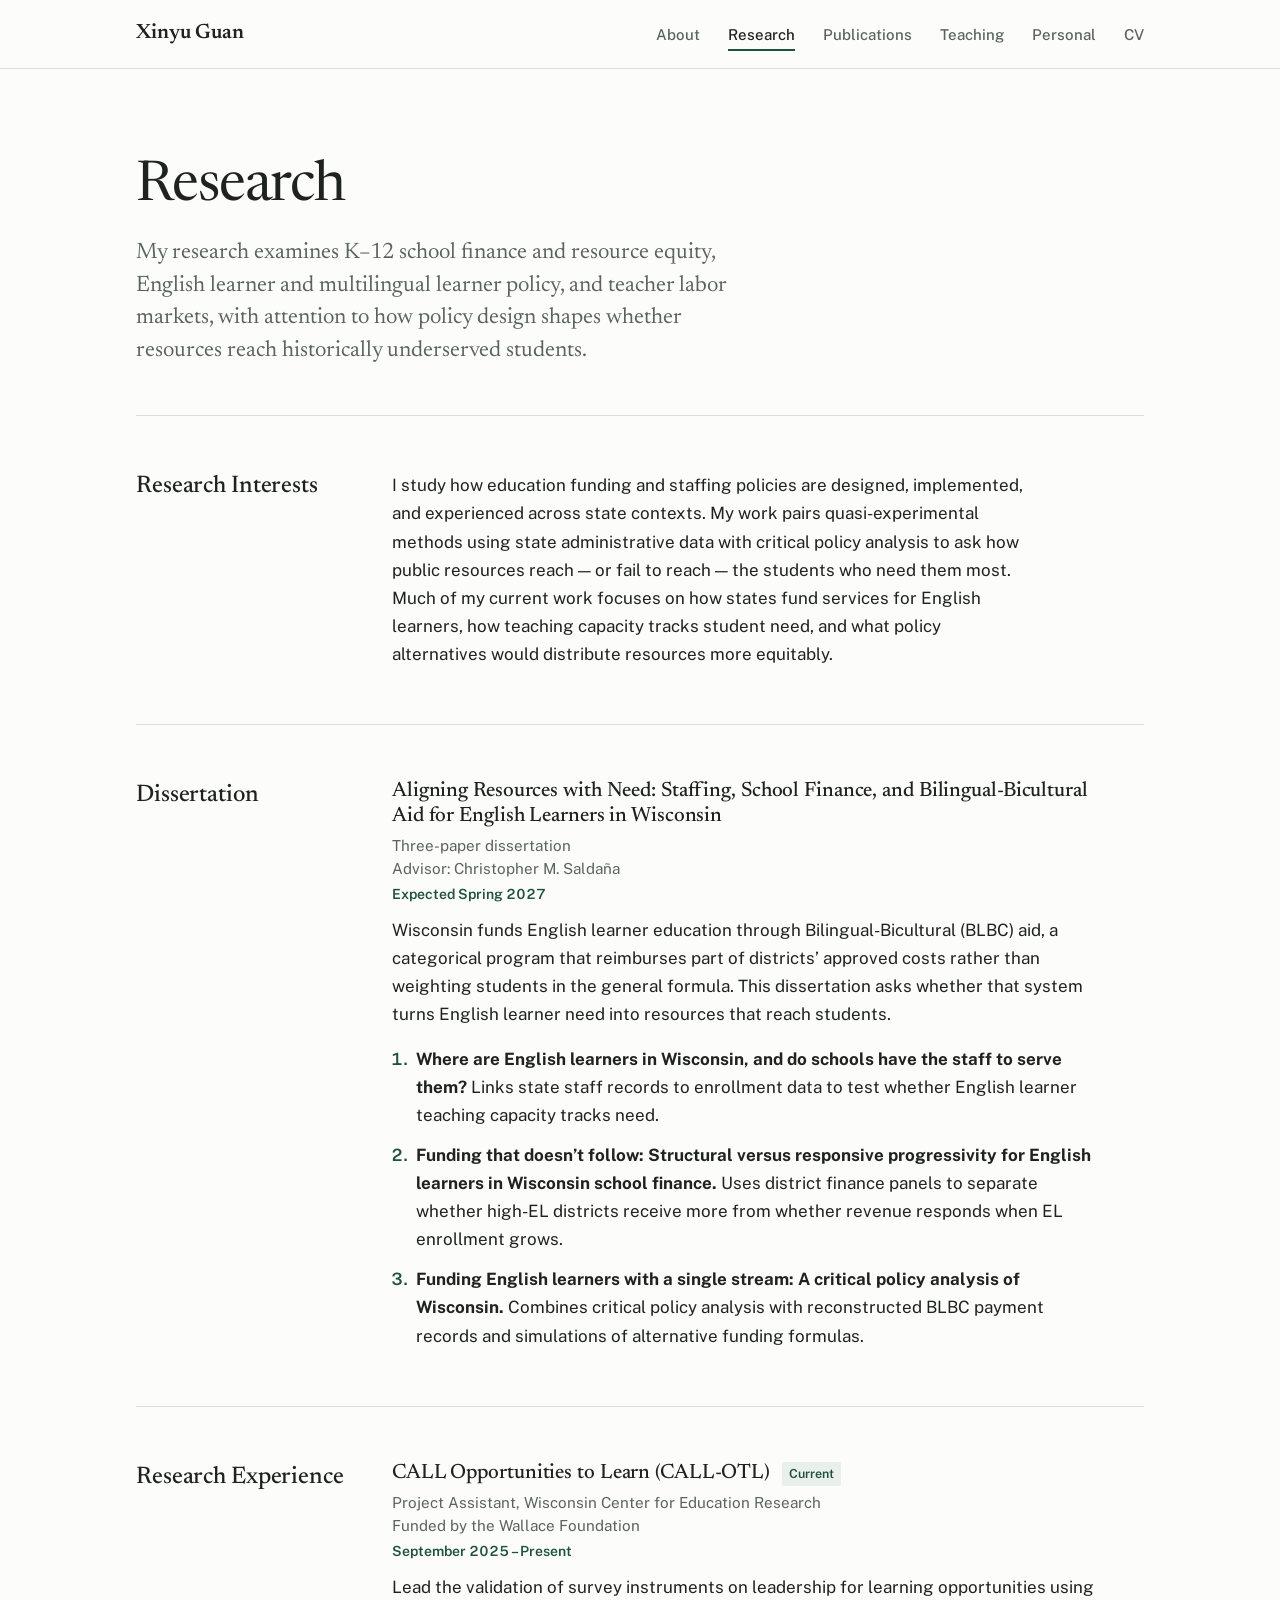
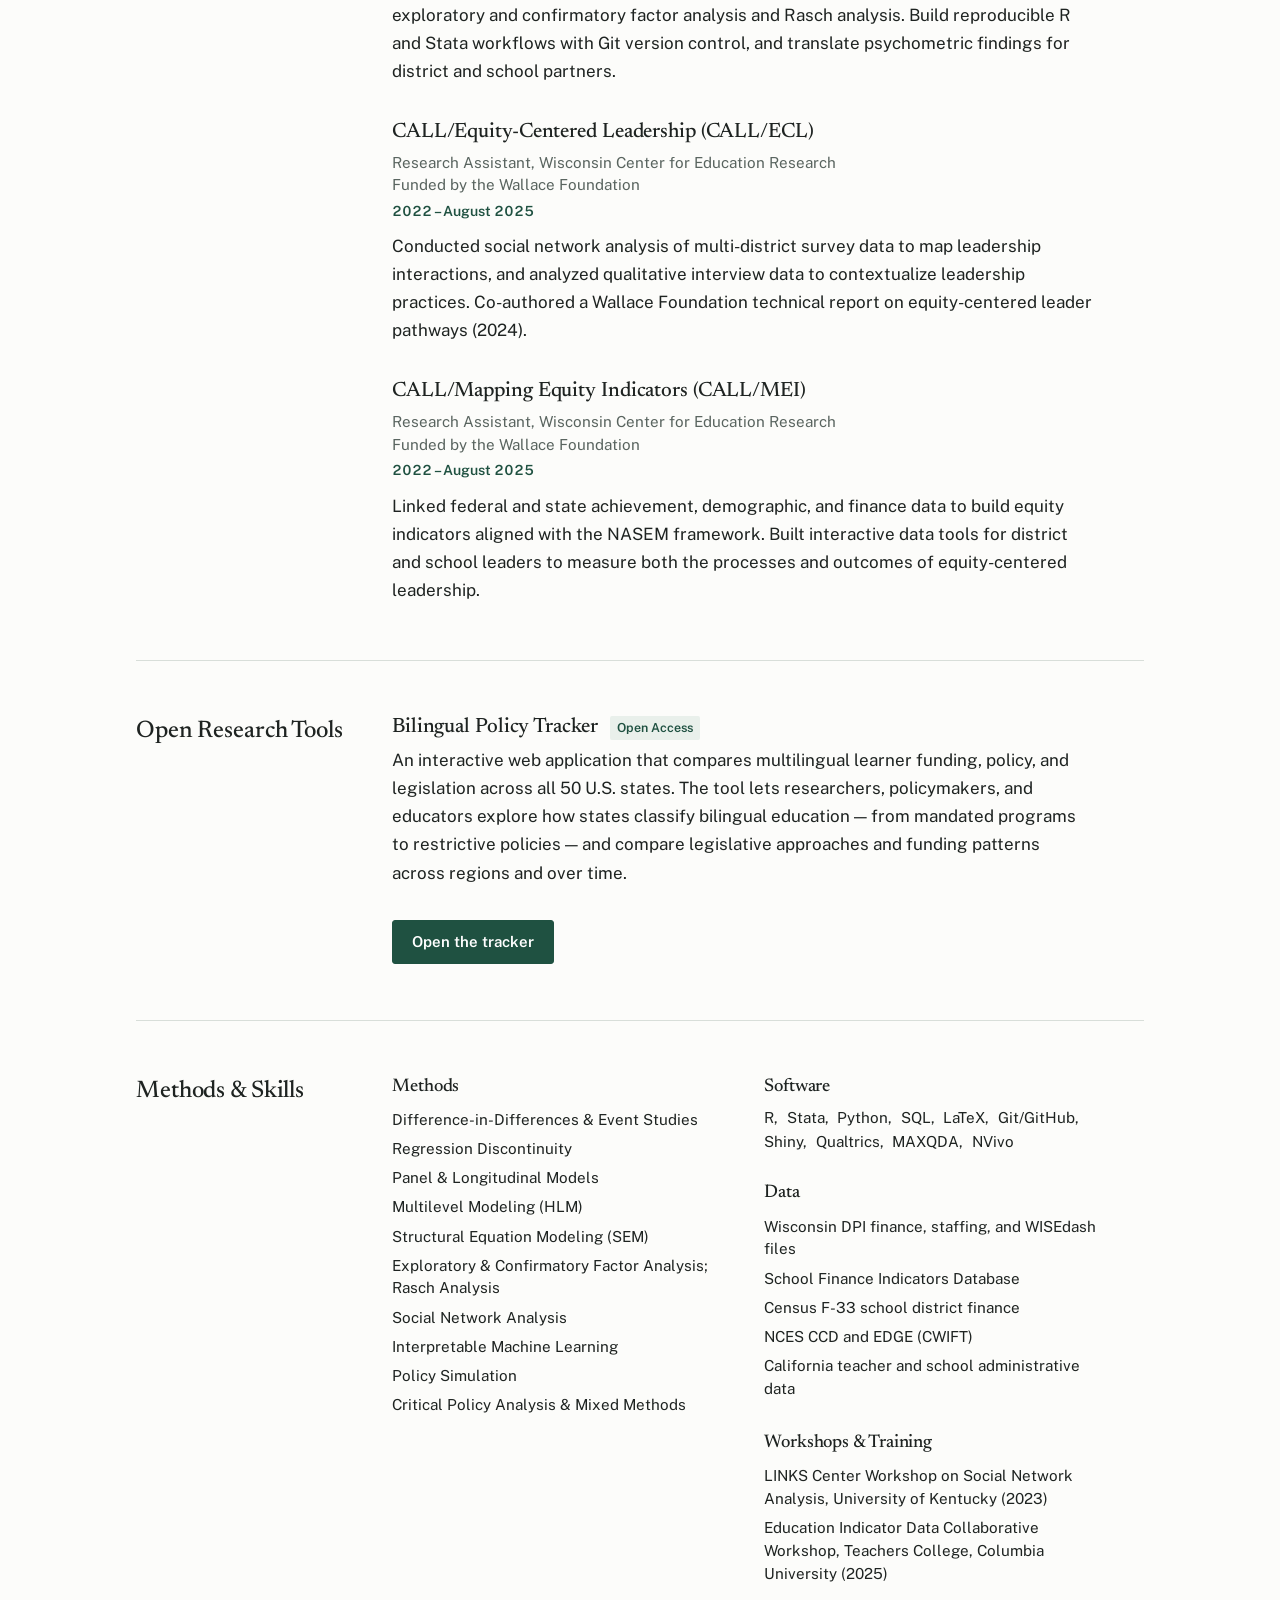
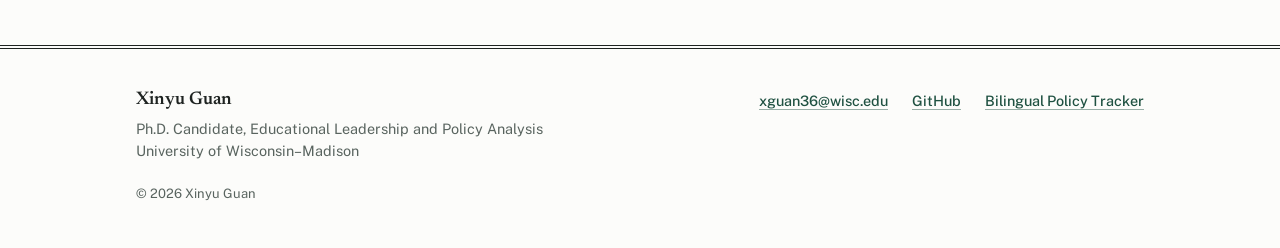
<file: research.html>
<!DOCTYPE html>
<html lang="en">
<head>
  <meta charset="UTF-8">
  <meta name="viewport" content="width=device-width, initial-scale=1.0">
  <meta name="description" content="Xinyu Guan's research on K–12 school finance, English learner policy, teacher labor markets, and quasi-experimental methods at UW–Madison.">
  <title>Xinyu Guan | Research</title>
  <link rel="preconnect" href="https://fonts.googleapis.com">
  <link rel="preconnect" href="https://fonts.gstatic.com" crossorigin>
  <link href="https://fonts.googleapis.com/css2?family=Newsreader:ital,opsz,wght@0,6..72,400..600;1,6..72,400..600&family=Public+Sans:ital,wght@0,400..700;1,400..700&display=swap" rel="stylesheet">
  <link rel="stylesheet" href="css/style.css">
</head>
<body>

  <nav class="navbar" aria-label="Main">
    <div class="container">
      <a href="index.html" class="navbar__brand">Xinyu Guan</a>
      <button class="navbar__toggle" aria-label="Toggle navigation" aria-expanded="false" aria-controls="nav-links">
        <span class="navbar__toggle-bar"></span>
        <span class="navbar__toggle-bar"></span>
        <span class="navbar__toggle-bar"></span>
      </button>
      <ul class="navbar__links" id="nav-links">
        <li><a href="index.html">About</a></li>
        <li><a href="research.html" class="active" aria-current="page">Research</a></li>
        <li><a href="publications.html">Publications</a></li>
        <li><a href="teaching.html">Teaching</a></li>
        <li><a href="personal.html">Personal</a></li>
        <li><a href="cv.html">CV</a></li>
      </ul>
    </div>
  </nav>

  <main>
    <section class="page-header">
      <div class="container">
        <h1>Research</h1>
        <p class="page-header__lead">
          My research examines K&ndash;12 school finance and resource equity, English learner and multilingual learner policy, and teacher labor markets, with attention to how policy design shapes whether resources reach historically underserved students.
        </p>
      </div>
    </section>

    <section class="block">
      <div class="container block__grid">
        <h2 class="block__title">Research Interests</h2>
        <div class="block__body">
          <p>
            I study how education funding and staffing policies are designed, implemented, and experienced across state contexts. My work pairs quasi-experimental methods using state administrative data with critical policy analysis to ask how public resources reach &mdash; or fail to reach &mdash; the students who need them most. Much of my current work focuses on how states fund services for English learners, how teaching capacity tracks student need, and what policy alternatives would distribute resources more equitably.
          </p>
        </div>
      </div>
    </section>

    <section class="block">
      <div class="container block__grid">
        <h2 class="block__title">Dissertation</h2>
        <div class="block__body">
          <article class="project-card">
            <div class="project-card__header">
              <h3>Aligning Resources with Need: Staffing, School Finance, and Bilingual-Bicultural Aid for English Learners in Wisconsin</h3>
            </div>
            <p class="project-card__role">Three-paper dissertation<br>Advisor: Christopher M. Salda&ntilde;a</p>
            <p class="project-card__date">Expected Spring 2027</p>
            <p>
              Wisconsin funds English learner education through Bilingual-Bicultural (BLBC) aid, a categorical program that reimburses part of districts&rsquo; approved costs rather than weighting students in the general formula. This dissertation asks whether that system turns English learner need into resources that reach students.
            </p>
            <ol class="paper-list">
              <li><strong>Where are English learners in Wisconsin, and do schools have the staff to serve them?</strong> Links state staff records to enrollment data to test whether English learner teaching capacity tracks need.</li>
              <li><strong>Funding that doesn&rsquo;t follow: Structural versus responsive progressivity for English learners in Wisconsin school finance.</strong> Uses district finance panels to separate whether high-EL districts receive more from whether revenue responds when EL enrollment grows.</li>
              <li><strong>Funding English learners with a single stream: A critical policy analysis of Wisconsin.</strong> Combines critical policy analysis with reconstructed BLBC payment records and simulations of alternative funding formulas.</li>
            </ol>
          </article>
        </div>
      </div>
    </section>

    <section class="block">
      <div class="container block__grid">
        <h2 class="block__title">Research Experience</h2>
        <div class="block__body">
          <article class="project-card">
            <div class="project-card__header">
              <h3>CALL Opportunities to Learn (CALL-OTL)</h3>
              <span class="project-card__badge">Current</span>
            </div>
            <p class="project-card__role">Project Assistant, Wisconsin Center for Education Research<br>Funded by the Wallace Foundation</p>
            <p class="project-card__date">September 2025 &ndash; Present</p>
            <p class="project-card__desc">Lead the validation of survey instruments on leadership for learning opportunities using exploratory and confirmatory factor analysis and Rasch analysis. Build reproducible R and Stata workflows with Git version control, and translate psychometric findings for district and school partners.</p>
          </article>

          <article class="project-card">
            <div class="project-card__header">
              <h3>CALL/Equity-Centered Leadership (CALL/ECL)</h3>
            </div>
            <p class="project-card__role">Research Assistant, Wisconsin Center for Education Research<br>Funded by the Wallace Foundation</p>
            <p class="project-card__date">2022 &ndash; August 2025</p>
            <p class="project-card__desc">Conducted social network analysis of multi-district survey data to map leadership interactions, and analyzed qualitative interview data to contextualize leadership practices. Co-authored a Wallace Foundation technical report on equity-centered leader pathways (2024).</p>
          </article>

          <article class="project-card">
            <div class="project-card__header">
              <h3>CALL/Mapping Equity Indicators (CALL/MEI)</h3>
            </div>
            <p class="project-card__role">Research Assistant, Wisconsin Center for Education Research<br>Funded by the Wallace Foundation</p>
            <p class="project-card__date">2022 &ndash; August 2025</p>
            <p class="project-card__desc">Linked federal and state achievement, demographic, and finance data to build equity indicators aligned with the NASEM framework. Built interactive data tools for district and school leaders to measure both the processes and outcomes of equity-centered leadership.</p>
          </article>
        </div>
      </div>
    </section>

    <section class="block">
      <div class="container block__grid">
        <h2 class="block__title">Open Research Tools</h2>
        <div class="block__body">
          <div class="project-card">
            <div class="project-card__header">
              <h3>Bilingual Policy Tracker</h3>
              <span class="project-card__badge">Open Access</span>
            </div>
            <p>
              An interactive web application that compares multilingual learner funding, policy, and legislation across all 50 U.S. states. The tool lets researchers, policymakers, and educators explore how states classify bilingual education &mdash; from mandated programs to restrictive policies &mdash; and compare legislative approaches and funding patterns across regions and over time.
            </p>
            <a href="https://leonaguan.github.io/bilingual-policy-tracker/" target="_blank" rel="noopener" class="btn btn--primary">Open the tracker</a>
          </div>
        </div>
      </div>
    </section>

    <section class="block">
      <div class="container block__grid">
        <h2 class="block__title">Methods &amp; Skills</h2>
        <div class="block__body">
          <div class="skills-grid">
            <div class="skill-group">
              <h3>Methods</h3>
              <ul>
                <li>Difference-in-Differences &amp; Event Studies</li>
                <li>Regression Discontinuity</li>
                <li>Panel &amp; Longitudinal Models</li>
                <li>Multilevel Modeling (HLM)</li>
                <li>Structural Equation Modeling (SEM)</li>
                <li>Exploratory &amp; Confirmatory Factor Analysis; Rasch Analysis</li>
                <li>Social Network Analysis</li>
                <li>Interpretable Machine Learning</li>
                <li>Policy Simulation</li>
                <li>Critical Policy Analysis &amp; Mixed Methods</li>
              </ul>
            </div>
            <div class="skill-group">
              <h3>Software</h3>
              <div class="skill-tags">
                <span class="tag">R</span>
                <span class="tag">Stata</span>
                <span class="tag">Python</span>
                <span class="tag">SQL</span>
                <span class="tag">LaTeX</span>
                <span class="tag">Git/GitHub</span>
                <span class="tag">Shiny</span>
                <span class="tag">Qualtrics</span>
                <span class="tag">MAXQDA</span>
                <span class="tag">NVivo</span>
              </div>
              <h3>Data</h3>
              <ul>
                <li>Wisconsin DPI finance, staffing, and WISEdash files</li>
                <li>School Finance Indicators Database</li>
                <li>Census F-33 school district finance</li>
                <li>NCES CCD and EDGE (CWIFT)</li>
                <li>California teacher and school administrative data</li>
              </ul>
              <h3>Workshops &amp; Training</h3>
              <ul>
                <li>LINKS Center Workshop on Social Network Analysis, University of Kentucky (2023)</li>
                <li>Education Indicator Data Collaborative Workshop, Teachers College, Columbia University (2025)</li>
              </ul>
            </div>
          </div>
        </div>
      </div>
    </section>
  </main>

  <footer class="footer">
    <div class="container">
      <div>
        <p class="footer__name">Xinyu Guan</p>
        <p class="footer__affiliation">
          Ph.D. Candidate, Educational Leadership and Policy Analysis<br>
          University of Wisconsin&ndash;Madison
        </p>
      </div>
      <div class="footer__links">
        <a href="mailto:xguan36@wisc.edu">xguan36@wisc.edu</a>
        <a href="https://github.com/LeonaGuan" target="_blank" rel="noopener">GitHub</a>
        <a href="https://leonaguan.github.io/bilingual-policy-tracker/" target="_blank" rel="noopener">Bilingual Policy Tracker</a>
      </div>
      <p class="footer__copy">&copy; 2026 Xinyu Guan</p>
    </div>
  </footer>

  <script>
    document.querySelector('.navbar__toggle').addEventListener('click', function() {
      var links = document.getElementById('nav-links');
      var expanded = this.getAttribute('aria-expanded') === 'true';
      this.setAttribute('aria-expanded', String(!expanded));
      links.classList.toggle('navbar__links--open');
    });
  </script>

</body>
</html>
</file>
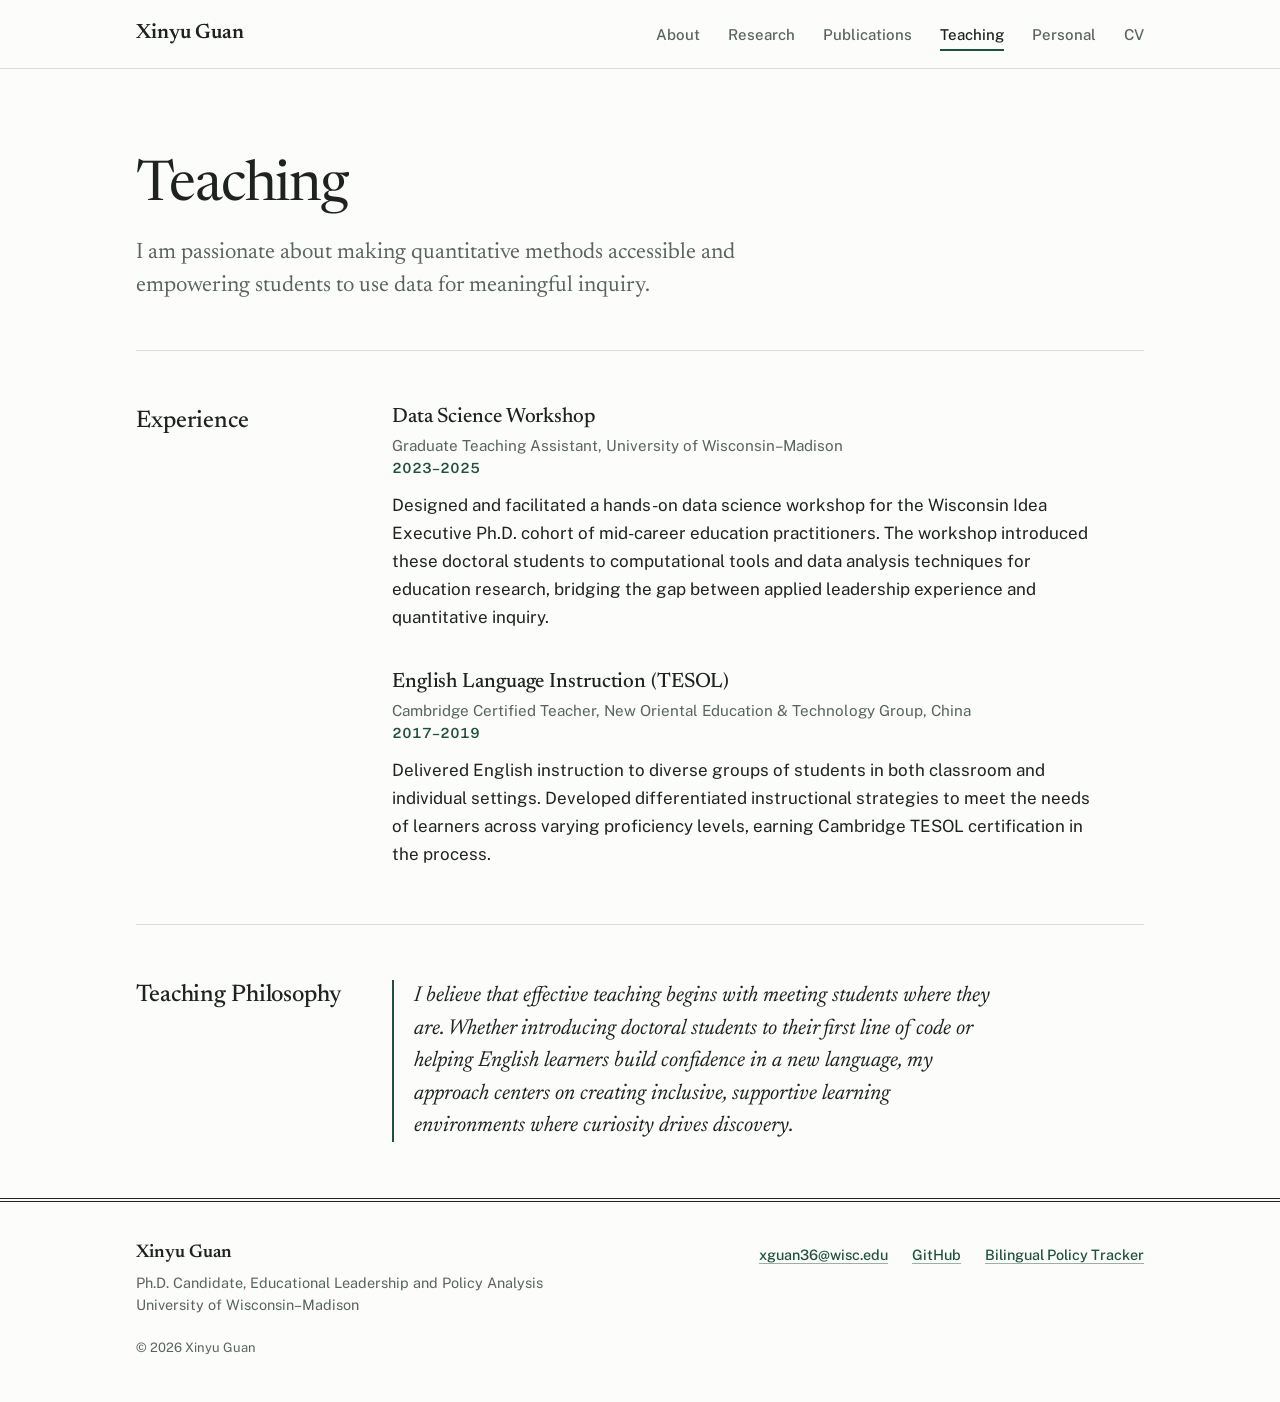
<file: teaching.html>
<!DOCTYPE html>
<html lang="en">
<head>
  <meta charset="UTF-8">
  <meta name="viewport" content="width=device-width, initial-scale=1.0">
  <meta name="description" content="Xinyu Guan's teaching experience in data science and English language instruction.">
  <title>Xinyu Guan | Teaching</title>
  <link rel="preconnect" href="https://fonts.googleapis.com">
  <link rel="preconnect" href="https://fonts.gstatic.com" crossorigin>
  <link href="https://fonts.googleapis.com/css2?family=Newsreader:ital,opsz,wght@0,6..72,400..600;1,6..72,400..600&family=Public+Sans:ital,wght@0,400..700;1,400..700&display=swap" rel="stylesheet">
  <link rel="stylesheet" href="css/style.css">
</head>
<body>

  <nav class="navbar" aria-label="Main">
    <div class="container">
      <a href="index.html" class="navbar__brand">Xinyu Guan</a>
      <button class="navbar__toggle" aria-label="Toggle navigation" aria-expanded="false" aria-controls="nav-links">
        <span class="navbar__toggle-bar"></span>
        <span class="navbar__toggle-bar"></span>
        <span class="navbar__toggle-bar"></span>
      </button>
      <ul class="navbar__links" id="nav-links">
        <li><a href="index.html">About</a></li>
        <li><a href="research.html">Research</a></li>
        <li><a href="publications.html">Publications</a></li>
        <li><a href="teaching.html" class="active" aria-current="page">Teaching</a></li>
        <li><a href="personal.html">Personal</a></li>
        <li><a href="cv.html">CV</a></li>
      </ul>
    </div>
  </nav>

  <main>
    <section class="page-header">
      <div class="container">
        <h1>Teaching</h1>
        <p class="page-header__lead">
          I am passionate about making quantitative methods accessible and empowering students to use data for meaningful inquiry.
        </p>
      </div>
    </section>

    <section class="block">
      <div class="container block__grid">
        <h2 class="block__title">Experience</h2>
        <div class="block__body">
          <article class="teaching-block">
            <h3>Data Science Workshop</h3>
            <p class="teaching-block__meta">
              Graduate Teaching Assistant, University of Wisconsin&ndash;Madison
              <span class="date">2023&ndash;2025</span>
            </p>
            <p>
              Designed and facilitated a hands-on data science workshop for the Wisconsin Idea Executive Ph.D. cohort of mid-career education practitioners. The workshop introduced these doctoral students to computational tools and data analysis techniques for education research, bridging the gap between applied leadership experience and quantitative inquiry.
            </p>
          </article>

          <article class="teaching-block">
            <h3>English Language Instruction (TESOL)</h3>
            <p class="teaching-block__meta">
              Cambridge Certified Teacher, New Oriental Education &amp; Technology Group, China
              <span class="date">2017&ndash;2019</span>
            </p>
            <p>
              Delivered English instruction to diverse groups of students in both classroom and individual settings. Developed differentiated instructional strategies to meet the needs of learners across varying proficiency levels, earning Cambridge TESOL certification in the process.
            </p>
          </article>
        </div>
      </div>
    </section>

    <section class="block">
      <div class="container block__grid">
        <h2 class="block__title">Teaching Philosophy</h2>
        <div class="block__body">
          <blockquote class="pull-quote">
            I believe that effective teaching begins with meeting students where they are. Whether introducing doctoral students to their first line of code or helping English learners build confidence in a new language, my approach centers on creating inclusive, supportive learning environments where curiosity drives discovery.
          </blockquote>
        </div>
      </div>
    </section>
  </main>

  <footer class="footer">
    <div class="container">
      <div>
        <p class="footer__name">Xinyu Guan</p>
        <p class="footer__affiliation">
          Ph.D. Candidate, Educational Leadership and Policy Analysis<br>
          University of Wisconsin&ndash;Madison
        </p>
      </div>
      <div class="footer__links">
        <a href="mailto:xguan36@wisc.edu">xguan36@wisc.edu</a>
        <a href="https://github.com/LeonaGuan" target="_blank" rel="noopener">GitHub</a>
        <a href="https://leonaguan.github.io/bilingual-policy-tracker/" target="_blank" rel="noopener">Bilingual Policy Tracker</a>
      </div>
      <p class="footer__copy">&copy; 2026 Xinyu Guan</p>
    </div>
  </footer>

  <script>
    document.querySelector('.navbar__toggle').addEventListener('click', function() {
      var links = document.getElementById('nav-links');
      var expanded = this.getAttribute('aria-expanded') === 'true';
      this.setAttribute('aria-expanded', String(!expanded));
      links.classList.toggle('navbar__links--open');
    });
  </script>

</body>
</html>
</file>
<file: css/style.css>
/* ============================================
   Xinyu Guan — Academic Website
   Ledger green on white paper; Newsreader + Public Sans.
   ============================================ */

*, *::before, *::after { box-sizing: border-box; margin: 0; padding: 0; }

:root {
  --paper: #FCFCFA;
  --ink: #1E2321;
  --muted: #59645F;
  --ledger: #1F5141;
  --ledger-deep: #143A2E;
  --tint: #E9F0EB;
  --rule: #D8DED9;

  --serif: 'Newsreader', Georgia, 'Times New Roman', serif;
  --sans: 'Public Sans', 'Helvetica Neue', Arial, sans-serif;

  --container: 68rem;
  --gutter: clamp(1rem, 4vw, 2.5rem);
  --side: 13rem;
  --nav-height: 4.25rem;
}

html { scroll-behavior: smooth; -webkit-text-size-adjust: 100%; }

body {
  font-family: var(--sans);
  font-size: 1.0625rem;
  line-height: 1.65;
  color: var(--ink);
  background: var(--paper);
  font-variant-numeric: lining-nums;
}

img { display: block; max-width: 100%; height: auto; }

h1, h2, h3 {
  font-family: var(--serif);
  font-weight: 500;
  color: var(--ink);
  line-height: 1.2;
  letter-spacing: -0.005em;
}

p { margin-bottom: 1em; }
p:last-child { margin-bottom: 0; }

a {
  color: var(--ledger);
  text-decoration: underline;
  text-decoration-thickness: 1px;
  text-underline-offset: 0.18em;
  text-decoration-color: color-mix(in srgb, var(--ledger) 45%, transparent);
  transition: color .15s ease, text-decoration-color .15s ease;
}
a:hover { color: var(--ledger-deep); text-decoration-color: currentColor; }

:focus-visible {
  outline: 2px solid var(--ledger);
  outline-offset: 3px;
  border-radius: 2px;
}

em { font-style: italic; }
.nowrap { white-space: nowrap; }

.container {
  max-width: var(--container);
  margin: 0 auto;
  padding: 0 var(--gutter);
}

/* --- Header --- */
.navbar {
  position: sticky;
  top: 0;
  z-index: 50;
  background: rgba(252, 252, 250, 0.94);
  backdrop-filter: saturate(140%) blur(6px);
  border-bottom: 1px solid var(--rule);
}

.navbar .container {
  display: flex;
  align-items: center;
  justify-content: space-between;
  min-height: var(--nav-height);
}

.navbar__brand {
  font-family: var(--serif);
  font-size: 1.3rem;
  font-weight: 600;
  color: var(--ink);
  text-decoration: none;
}
.navbar__brand:hover { color: var(--ledger); }

.navbar__links {
  display: flex;
  list-style: none;
  gap: 1.75rem;
}

.navbar__links a {
  font-size: 0.9375rem;
  font-weight: 500;
  color: var(--muted);
  text-decoration: none;
  padding: 0.35rem 0;
  border-bottom: 2px solid transparent;
}
.navbar__links a:hover { color: var(--ink); }
.navbar__links a.active {
  color: var(--ink);
  border-bottom-color: var(--ledger);
}

.navbar__toggle {
  display: none;
  flex-direction: column;
  justify-content: center;
  gap: 5px;
  width: 2.5rem;
  height: 2.5rem;
  background: none;
  border: none;
  cursor: pointer;
}
.navbar__toggle-bar {
  display: block;
  height: 2px;
  width: 22px;
  margin: 0 auto;
  background: var(--ink);
}

/* --- Home hero --- */
.hero {
  padding: clamp(3rem, 8vw, 6.5rem) 0 clamp(2.5rem, 6vw, 4.5rem);
}

.hero__question {
  font-family: var(--serif);
  font-size: clamp(2.25rem, 5.4vw, 4rem);
  font-weight: 400;
  line-height: 1.08;
  letter-spacing: -0.02em;
  color: var(--ink);
  max-width: 24ch;
  text-wrap: balance;
  margin-bottom: clamp(2.5rem, 6vw, 4rem);
}

.hero__intro {
  display: grid;
  grid-template-columns: var(--side) minmax(0, 1fr);
  gap: 2rem 3rem;
  padding-top: clamp(2rem, 4vw, 2.75rem);
  border-top: 1px solid var(--rule);
}

.hero__photo {
  width: 100%;
  aspect-ratio: 4 / 5;
  object-fit: cover;
  object-position: center 20%;
  border-radius: 2px;
  background: var(--tint);
}

.hero__text { max-width: 42rem; }

.hero__text h1 {
  font-size: 2rem;
  font-weight: 500;
  margin-bottom: 0.4rem;
}

.hero__role {
  color: var(--muted);
  font-size: 1rem;
  line-height: 1.55;
  margin-bottom: 1.5rem;
}
.hero__role span { display: block; }
.hero__role .hero__fellow { color: var(--ledger); font-weight: 500; }

.hero__bio { margin-bottom: 1.75rem; }

.hero__cta {
  display: flex;
  flex-wrap: wrap;
  gap: 0.75rem;
}

/* --- Buttons --- */
.btn {
  display: inline-block;
  font-family: var(--sans);
  font-size: 0.9375rem;
  font-weight: 600;
  line-height: 1.2;
  padding: 0.75rem 1.2rem;
  border-radius: 3px;
  border: 1px solid var(--ledger);
  text-decoration: none;
  transition: background-color .15s ease, color .15s ease;
}
.btn--primary { background: var(--ledger); color: #fff; }
.btn--primary:hover { background: var(--ledger-deep); border-color: var(--ledger-deep); color: #fff; }
.btn--outline { background: transparent; color: var(--ledger); }
.btn--outline:hover { background: var(--tint); color: var(--ledger-deep); }

/* --- Page header (inner pages) --- */
.page-header {
  padding: clamp(3rem, 7vw, 5.5rem) 0 clamp(2rem, 4vw, 3rem);
}
.page-header h1 {
  font-size: clamp(2.25rem, 4.6vw, 3.5rem);
  font-weight: 400;
  letter-spacing: -0.02em;
  line-height: 1.08;
}
.page-header__lead {
  font-family: var(--serif);
  font-size: clamp(1.2rem, 2vw, 1.4rem);
  line-height: 1.45;
  color: var(--muted);
  max-width: 38rem;
  margin-top: 1.25rem;
}

/* --- Content blocks: heading in the margin, body in the main column --- */
.block__grid {
  position: relative;
  padding-top: clamp(2.25rem, 5vw, 3.5rem);
  padding-bottom: clamp(2.25rem, 5vw, 3.5rem);
  display: grid;
  grid-template-columns: var(--side) minmax(0, 1fr);
  gap: 1rem 3rem;
}

.block__title {
  font-size: 1.5rem;
  line-height: 1.25;
}

.block__body { max-width: 44rem; }
.block__body > p { max-width: 40rem; }

.block__grid::before {
  content: "";
  position: absolute;
  top: 0;
  left: var(--gutter);
  right: var(--gutter);
  border-top: 1px solid var(--rule);
}

/* --- Research interest entries --- */
.interests__grid {
  display: grid;
  grid-template-columns: repeat(2, minmax(0, 1fr));
  gap: 1.75rem 2.5rem;
}
.interest-card h3 {
  font-size: 1.2rem;
  margin-bottom: 0.35rem;
}
.interest-card p {
  color: var(--muted);
  font-size: 0.975rem;
  line-height: 1.6;
}

/* --- Dated entries (education, awards, publications) --- */
.pub-entry {
  display: grid;
  grid-template-columns: 6.75rem minmax(0, 1fr);
  gap: 1.25rem;
  padding: 0.7rem 0;
}
.pub-entry:first-of-type { padding-top: 0.15rem; }

.pub-entry__year {
  font-size: 0.875rem;
  font-weight: 600;
  color: var(--ledger);
  font-variant-numeric: tabular-nums;
  padding-top: 0.12rem;
  line-height: 1.5;
}

.pub-entry__citation {
  font-size: 0.98rem;
  line-height: 1.6;
  margin: 0;
}
.pub-entry__citation strong { font-weight: 600; }

.pub-year-heading {
  font-family: var(--sans);
  font-size: 0.9375rem;
  font-weight: 600;
  color: var(--ledger);
  font-variant-numeric: tabular-nums;
  margin: 1.75rem 0 0.25rem;
}
.block__body > .pub-year-heading:first-child { margin-top: 0.15rem; }

.conf-entry { padding: 0.5rem 0; }
.conf-entry p { font-size: 0.98rem; line-height: 1.6; }

/* --- Projects (research page) --- */
.project-card { margin-bottom: 2.25rem; }
.project-card:last-child { margin-bottom: 0; }

.project-card__header {
  display: flex;
  flex-wrap: wrap;
  align-items: baseline;
  gap: 0.35rem 0.75rem;
  margin-bottom: 0.35rem;
}
.project-card__header h3 { font-size: 1.3rem; }

.project-card__badge {
  font-size: 0.78rem;
  font-weight: 600;
  color: var(--ledger);
  background: var(--tint);
  border-radius: 2px;
  padding: 0.1rem 0.45rem;
  white-space: nowrap;
}

.project-card__role {
  color: var(--muted);
  font-size: 0.95rem;
  line-height: 1.5;
  margin-bottom: 0.15rem;
}
.project-card__date {
  font-size: 0.875rem;
  font-weight: 600;
  color: var(--ledger);
  font-variant-numeric: tabular-nums;
  margin-bottom: 0.6rem;
}
.project-card .btn { margin-top: 1rem; }

.paper-list {
  padding-left: 1.25rem;
  margin-top: 1rem;
}
.paper-list li { margin-bottom: 0.75rem; padding-left: 0.25rem; }
.paper-list li:last-child { margin-bottom: 0; }
.paper-list li::marker { color: var(--ledger); font-weight: 600; }

/* --- Methods & skills --- */
.skills-grid {
  display: grid;
  grid-template-columns: repeat(2, minmax(0, 1fr));
  gap: 2rem 2.5rem;
}
.skill-group h3 { font-size: 1.15rem; margin-bottom: 0.5rem; }
.skill-group > * + h3 { margin-top: 1.75rem; }
.skill-group ul { list-style: none; }
.skill-group li {
  font-size: 0.95rem;
  line-height: 1.5;
  padding: 0.2rem 0;
}

.skill-tags { font-size: 0.95rem; line-height: 1.6; }
.tag:not(:last-child)::after { content: ","; margin-right: 0.3em; }

/* --- Teaching --- */
.teaching-block { margin-bottom: 2.5rem; }
.teaching-block:last-child { margin-bottom: 0; }
.teaching-block h3 { font-size: 1.3rem; margin-bottom: 0.25rem; }
.teaching-block__meta {
  color: var(--muted);
  font-size: 0.95rem;
  line-height: 1.5;
  margin-bottom: 0.75rem;
}
.teaching-block__meta .date {
  display: block;
  font-size: 0.875rem;
  font-weight: 600;
  color: var(--ledger);
  font-variant-numeric: tabular-nums;
}

.pull-quote {
  font-family: var(--serif);
  font-size: 1.35rem;
  font-style: italic;
  line-height: 1.5;
  color: var(--ink);
  border-left: 2px solid var(--ledger);
  padding-left: 1.25rem;
  max-width: 38rem;
}

/* --- Personal --- */
.personal-feature {
  display: grid;
  grid-template-columns: minmax(0, 1fr) minmax(0, 1fr);
  gap: clamp(2rem, 5vw, 4rem);
  align-items: center;
  padding-bottom: clamp(2.5rem, 6vw, 4rem);
}
.personal-feature__image { border-radius: 2px; }
.personal-feature__text h2 { font-size: 1.75rem; margin-bottom: 0.75rem; }

.hobbies-grid {
  display: grid;
  grid-template-columns: repeat(3, minmax(0, 1fr));
  gap: 1.75rem 2rem;
}
.hobby-card h3 { font-size: 1.15rem; margin-bottom: 0.35rem; }
.hobby-card p { font-size: 0.95rem; color: var(--muted); line-height: 1.6; }

/* --- CV page --- */
.cv-actions {
  display: flex;
  flex-wrap: wrap;
  align-items: center;
  gap: 0.75rem 1.25rem;
  margin-top: 1.75rem;
}
.cv-actions__note { color: var(--muted); font-size: 0.9rem; }

.cv-embed {
  border: 1px solid var(--rule);
  border-radius: 2px;
  overflow: hidden;
  background: #fff;
}
.cv-embed object,
.cv-embed iframe {
  display: block;
  width: 100%;
  min-height: 85vh;
  border: none;
}
.cv-section { padding-bottom: clamp(2.5rem, 6vw, 4rem); }

/* --- Footer: the bottom line --- */
.footer {
  border-top: 4px double var(--ink);
  padding: 2.25rem 0 2.75rem;
  font-size: 0.9rem;
  color: var(--muted);
}
.footer .container {
  display: flex;
  flex-wrap: wrap;
  justify-content: space-between;
  align-items: flex-start;
  gap: 1.25rem 3rem;
}
.footer__name {
  font-family: var(--serif);
  font-size: 1.15rem;
  font-weight: 600;
  color: var(--ink);
  margin-bottom: 0.2rem;
}
.footer__affiliation { line-height: 1.55; margin: 0; }
.footer__links {
  display: flex;
  flex-wrap: wrap;
  gap: 0.5rem 1.5rem;
  padding-top: 0.3rem;
}
.footer__links a { font-weight: 500; }
.footer__copy { width: 100%; font-size: 0.8125rem; margin: 0; }

/* --- Tablet --- */
@media (max-width: 860px) {
  .navbar__toggle { display: flex; }
  .navbar__links {
    display: none;
    position: absolute;
    top: var(--nav-height);
    left: 0;
    right: 0;
    flex-direction: column;
    gap: 0;
    padding: 0.5rem 0 1rem;
    background: var(--paper);
    border-bottom: 1px solid var(--rule);
  }
  .navbar__links--open { display: flex; }
  .navbar__links a {
    display: block;
    padding: 0.6rem var(--gutter);
    border-bottom: none;
  }
  .navbar__links a.active { color: var(--ledger); }

  .block__grid,
  .hero__intro { grid-template-columns: 1fr; }
  .hero__photo { max-width: 13rem; }
  .personal-feature { grid-template-columns: 1fr; }
  .hobbies-grid { grid-template-columns: 1fr; }
}

/* --- Phone --- */
@media (max-width: 560px) {
  body { font-size: 1rem; }
  .interests__grid,
  .skills-grid { grid-template-columns: 1fr; }
  .pub-entry { grid-template-columns: 1fr; gap: 0.1rem; }
  .hero__photo { max-width: 10rem; }
  .cv-embed object, .cv-embed iframe { min-height: 70vh; }
}

@media (prefers-reduced-motion: reduce) {
  html { scroll-behavior: auto; }
  * { transition: none !important; }
}
</file>
